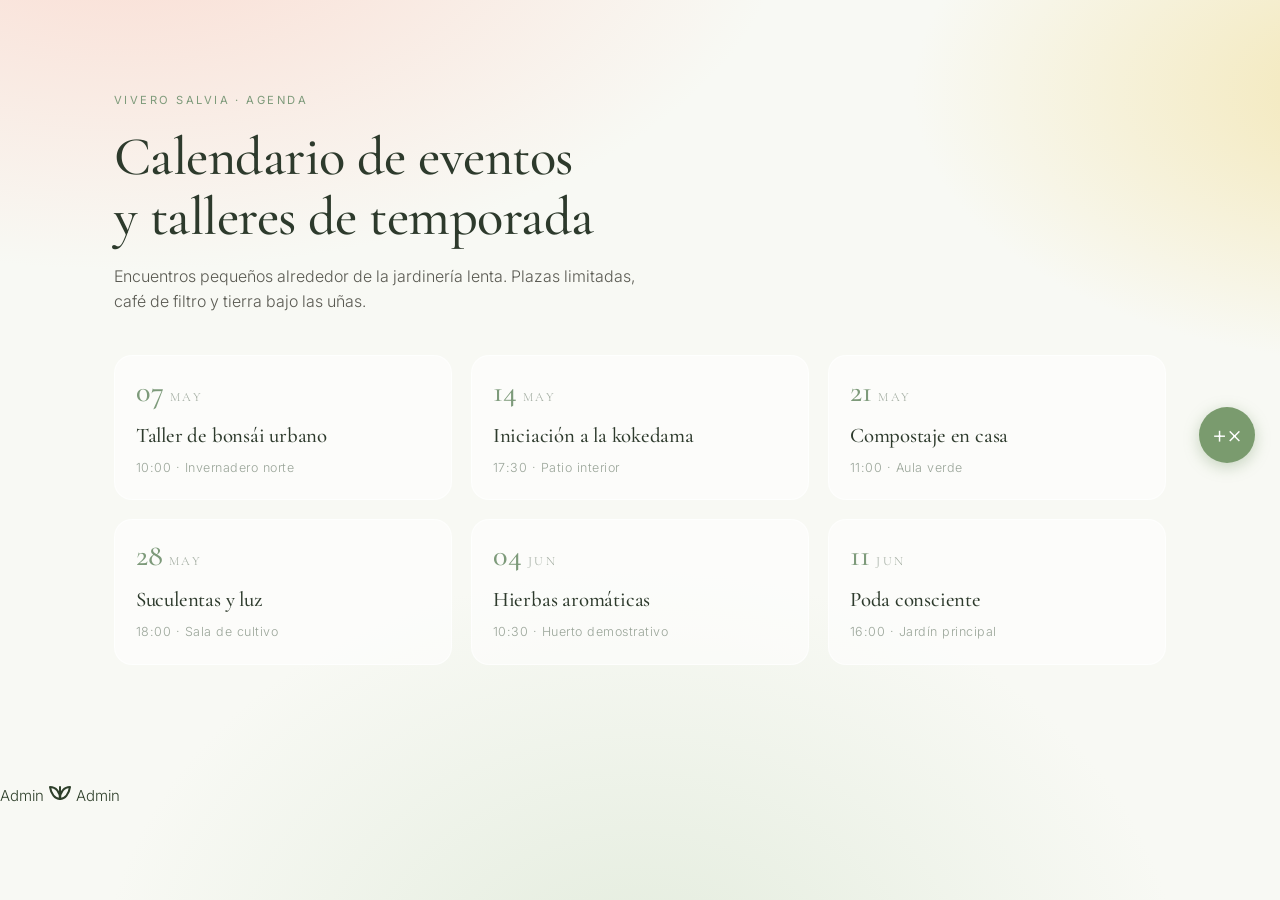
<file: index.html>
<!DOCTYPE html>
<html lang="es">
<head>
<meta charset="UTF-8" />
<meta name="viewport" content="width=device-width,initial-scale=1" />
<title>Vivero Salvia · Calendario de Eventos</title>
<link rel="preconnect" href="https://fonts.googleapis.com">
<link rel="preconnect" href="https://fonts.gstatic.com" crossorigin>
<link href="https://fonts.googleapis.com/css2?family=Cormorant+Garamond:wght@400;500;600&family=Inter:wght@300;400;500&display=swap" rel="stylesheet">
<link rel="stylesheet" href="styles.css" />
</head>
<body>
<main class="wrap section">
  <header class="hero">
    <span class="eyebrow">Vivero Salvia · Agenda</span>
    <h1>Calendario de eventos<br/>y talleres de temporada</h1>
    <p class="lead">Encuentros pequeños alrededor de la jardinería lenta. Plazas limitadas, café de filtro y tierra bajo las uñas.</p>
  </header>

  <section class="cal-grid">
    <article class="event">
      <div class="date"><span class="d">07</span><span class="m">May</span></div>
      <h3>Taller de bonsái urbano</h3>
      <small>10:00 · Invernadero norte</small>
    </article>
    <article class="event">
      <div class="date"><span class="d">14</span><span class="m">May</span></div>
      <h3>Iniciación a la kokedama</h3>
      <small>17:30 · Patio interior</small>
    </article>
    <article class="event">
      <div class="date"><span class="d">21</span><span class="m">May</span></div>
      <h3>Compostaje en casa</h3>
      <small>11:00 · Aula verde</small>
    </article>
    <article class="event">
      <div class="date"><span class="d">28</span><span class="m">May</span></div>
      <h3>Suculentas y luz</h3>
      <small>18:00 · Sala de cultivo</small>
    </article>
    <article class="event">
      <div class="date"><span class="d">04</span><span class="m">Jun</span></div>
      <h3>Hierbas aromáticas</h3>
      <small>10:30 · Huerto demostrativo</small>
    </article>
    <article class="event">
      <div class="date"><span class="d">11</span><span class="m">Jun</span></div>
      <h3>Poda consciente</h3>
      <small>16:00 · Jardín principal</small>
    </article>
  </section>
</main>

<!--#NAV-->
<div class="admin-menu-wrapper">
  <input type="checkbox" id="menu-toggle" class="menu-checkbox">
  
  <!-- Lista de opciones (en orden del primero al último) -->
  <div class="admin-options">
    <a href="dashboard.html" class="option-item"><i>📊</i> Dashboard de Métricas</a>
    <a href="stock.html" class="option-item"><i>📦</i> Control de Stock</a>
    <a href="detalle.html" class="option-item"><i>📄</i> Ficha de Detalle</a>
    <a href="config.html" class="option-item"><i>⚙️</i> Configuración de Sistema</a>
    <a href="calendario.html" class="option-item"><i>📅</i> Calendario de Eventos</a>
    <a href="formulario.html" class="option-item"><i>📝</i> Formulario</a>
    <a href="historial.html" class="option-item"><i>🕒</i> Historial</a>
    <a href="galeria.html" class="option-item"><i>🖼️</i> Galería</a>
  </div>

  <!-- Botón principal que abre el menú -->
  <label for="menu-toggle" class="main-fob">
    <span class="icon-open">+</span>
    <span class="icon-close">×</span>
  </label>
</div>
<script src="app.js"></script>
  <span>Admin</span>
</a>
<a href="dashboard.html" class="floating-btn" aria-label="Ir al panel de administración">
  <svg width="24" height="24" viewBox="0 0 24 24" fill="none" stroke="currentColor" stroke-width="2" stroke-linecap="round" stroke-linejoin="round">
    <path d="M12 22c0-7 4-12 10-12-1 7-5 12-10 12Z"/><path d="M12 22C12 15 8 10 2 10c1 7 5 12 10 12Z"/><path d="M12 22V10"/>
  </svg>
  <span>Admin</span>
</a>
</body>
</html>
</file>
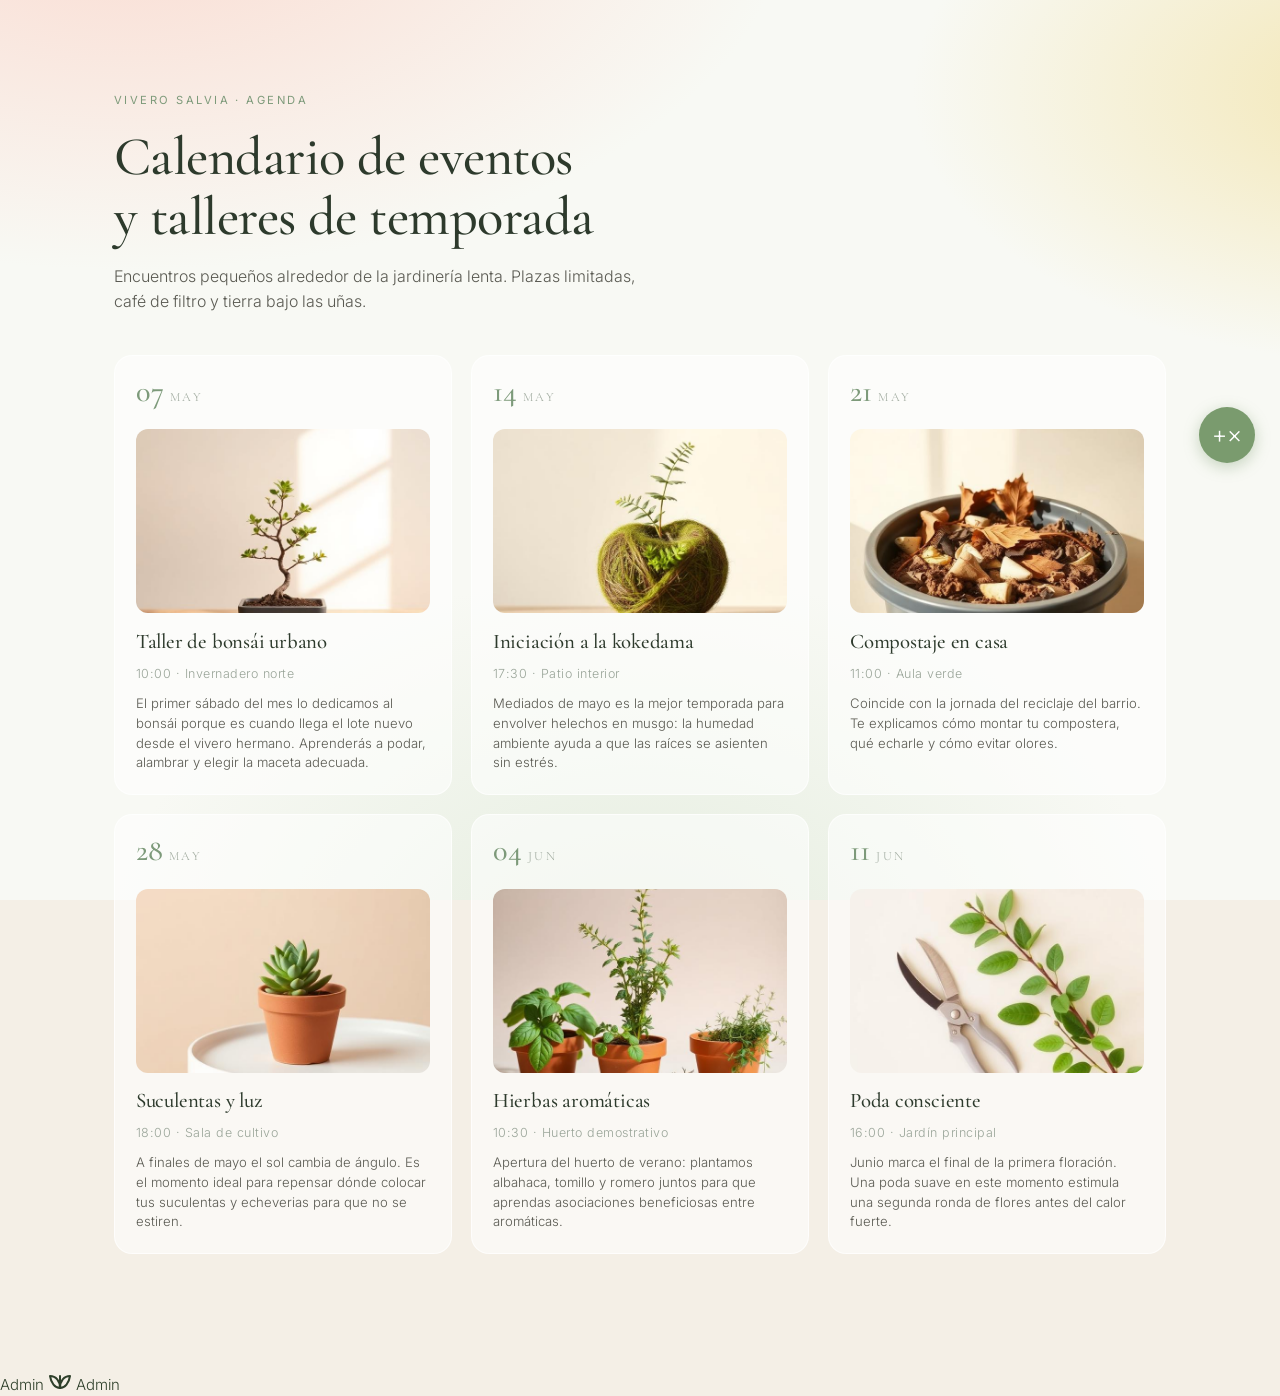
<file: calendario.html>
<!DOCTYPE html>
<html lang="es">
<head>
<meta charset="UTF-8" />
<meta name="viewport" content="width=device-width,initial-scale=1" />
<title>Vivero Salvia · Calendario de Eventos</title>
<link rel="preconnect" href="https://fonts.googleapis.com">
<link rel="preconnect" href="https://fonts.gstatic.com" crossorigin>
<link href="https://fonts.googleapis.com/css2?family=Cormorant+Garamond:wght@400;500;600&family=Inter:wght@300;400;500&display=swap" rel="stylesheet">
<link rel="stylesheet" href="styles.css" />
</head>
<body>
<main class="wrap section">
  <header class="hero">
    <span class="eyebrow">Vivero Salvia · Agenda</span>
    <h1>Calendario de eventos<br/>y talleres de temporada</h1>
    <p class="lead">Encuentros pequeños alrededor de la jardinería lenta. Plazas limitadas, café de filtro y tierra bajo las uñas.</p>
  </header>

  <section class="cal-grid">
    <article class="event">
      <div class="date"><span class="d">07</span><span class="m">May</span></div>
      <div style="width:100%;aspect-ratio:16/10;overflow:hidden;border-radius:12px;margin:.8rem 0;">
        <img src="/bonsai.jpg" alt="Taller de bonsái urbano" loading="lazy" style="width:100%;height:100%;object-fit:cover;display:block;" />
      </div>
      <h3>Taller de bonsái urbano</h3>
      <small>10:00 · Invernadero norte</small>
      <p style="font-family:'Inter',sans-serif;font-weight:300;font-size:.82rem;line-height:1.5;color:#5a5a52;margin-top:.6rem;">El primer sábado del mes lo dedicamos al bonsái porque es cuando llega el lote nuevo desde el vivero hermano. Aprenderás a podar, alambrar y elegir la maceta adecuada.</p>
    </article>

    <article class="event">
      <div class="date"><span class="d">14</span><span class="m">May</span></div>
      <div style="width:100%;aspect-ratio:16/10;overflow:hidden;border-radius:12px;margin:.8rem 0;">
        <img src="/kokedama.jpg" alt="Iniciación a la kokedama" loading="lazy" style="width:100%;height:100%;object-fit:cover;display:block;" />
      </div>
      <h3>Iniciación a la kokedama</h3>
      <small>17:30 · Patio interior</small>
      <p style="font-family:'Inter',sans-serif;font-weight:300;font-size:.82rem;line-height:1.5;color:#5a5a52;margin-top:.6rem;">Mediados de mayo es la mejor temporada para envolver helechos en musgo: la humedad ambiente ayuda a que las raíces se asienten sin estrés.</p>
    </article>

    <article class="event">
      <div class="date"><span class="d">21</span><span class="m">May</span></div>
      <div style="width:100%;aspect-ratio:16/10;overflow:hidden;border-radius:12px;margin:.8rem 0;">
        <img src="/compost.jpg" alt="Compostaje en casa" loading="lazy" style="width:100%;height:100%;object-fit:cover;display:block;" />
      </div>
      <h3>Compostaje en casa</h3>
      <small>11:00 · Aula verde</small>
      <p style="font-family:'Inter',sans-serif;font-weight:300;font-size:.82rem;line-height:1.5;color:#5a5a52;margin-top:.6rem;">Coincide con la jornada del reciclaje del barrio. Te explicamos cómo montar tu compostera, qué echarle y cómo evitar olores.</p>
    </article>

    <article class="event">
      <div class="date"><span class="d">28</span><span class="m">May</span></div>
      <div style="width:100%;aspect-ratio:16/10;overflow:hidden;border-radius:12px;margin:.8rem 0;">
        <img src="/suculentas.jpg" alt="Suculentas y luz" loading="lazy" style="width:100%;height:100%;object-fit:cover;display:block;" />
      </div>
      <h3>Suculentas y luz</h3>
      <small>18:00 · Sala de cultivo</small>
      <p style="font-family:'Inter',sans-serif;font-weight:300;font-size:.82rem;line-height:1.5;color:#5a5a52;margin-top:.6rem;">A finales de mayo el sol cambia de ángulo. Es el momento ideal para repensar dónde colocar tus suculentas y echeverias para que no se estiren.</p>
    </article>

    <article class="event">
      <div class="date"><span class="d">04</span><span class="m">Jun</span></div>
      <div style="width:100%;aspect-ratio:16/10;overflow:hidden;border-radius:12px;margin:.8rem 0;">
        <img src="/aromaticas.jpg" alt="Hierbas aromáticas" loading="lazy" style="width:100%;height:100%;object-fit:cover;display:block;" />
      </div>
      <h3>Hierbas aromáticas</h3>
      <small>10:30 · Huerto demostrativo</small>
      <p style="font-family:'Inter',sans-serif;font-weight:300;font-size:.82rem;line-height:1.5;color:#5a5a52;margin-top:.6rem;">Apertura del huerto de verano: plantamos albahaca, tomillo y romero juntos para que aprendas asociaciones beneficiosas entre aromáticas.</p>
    </article>

    <article class="event">
      <div class="date"><span class="d">11</span><span class="m">Jun</span></div>
      <div style="width:100%;aspect-ratio:16/10;overflow:hidden;border-radius:12px;margin:.8rem 0;">
        <img src="/poda.jpg" alt="Poda consciente" loading="lazy" style="width:100%;height:100%;object-fit:cover;display:block;" />
      </div>
      <h3>Poda consciente</h3>
      <small>16:00 · Jardín principal</small>
      <p style="font-family:'Inter',sans-serif;font-weight:300;font-size:.82rem;line-height:1.5;color:#5a5a52;margin-top:.6rem;">Junio marca el final de la primera floración. Una poda suave en este momento estimula una segunda ronda de flores antes del calor fuerte.</p>
    </article>
  </section>
</main>

<!--#NAV-->
<div class="admin-menu-wrapper">
  <input type="checkbox" id="menu-toggle" class="menu-checkbox">
  
  <!-- Lista de opciones (en orden del primero al último) -->
  <div class="admin-options">
    <a href="dashboard.html" class="option-item"><i>📊</i> Dashboard de Métricas</a>
    <a href="stock.html" class="option-item"><i>📦</i> Control de Stock</a>
    <a href="detalle.html" class="option-item"><i>📄</i> Ficha de Detalle</a>
    <a href="config.html" class="option-item"><i>⚙️</i> Configuración de Sistema</a>
    <a href="calendario.html" class="option-item"><i>📅</i> Calendario de Eventos</a>
    <a href="formulario.html" class="option-item"><i>📝</i> Formulario</a>
    <a href="historial.html" class="option-item"><i>🕒</i> Historial</a>
    <a href="galeria.html" class="option-item"><i>🖼️</i> Galería</a>
  </div>

  <!-- Botón principal que abre el menú -->
  <label for="menu-toggle" class="main-fob">
    <span class="icon-open">+</span>
    <span class="icon-close">×</span>
  </label>
</div>
<script src="app.js"></script>
  <span>Admin</span>
</a>
</body>
<a href="dashboard.html" class="floating-btn" aria-label="Ir al panel de administración">
  <svg width="24" height="24" viewBox="0 0 24 24" fill="none" stroke="currentColor" stroke-width="2" stroke-linecap="round" stroke-linejoin="round">
    <path d="M12 22c0-7 4-12 10-12-1 7-5 12-10 12Z"/><path d="M12 22C12 15 8 10 2 10c1 7 5 12 10 12Z"/><path d="M12 22V10"/>
  </svg>
  <span>Admin</span>
</a>
</html>
</file>
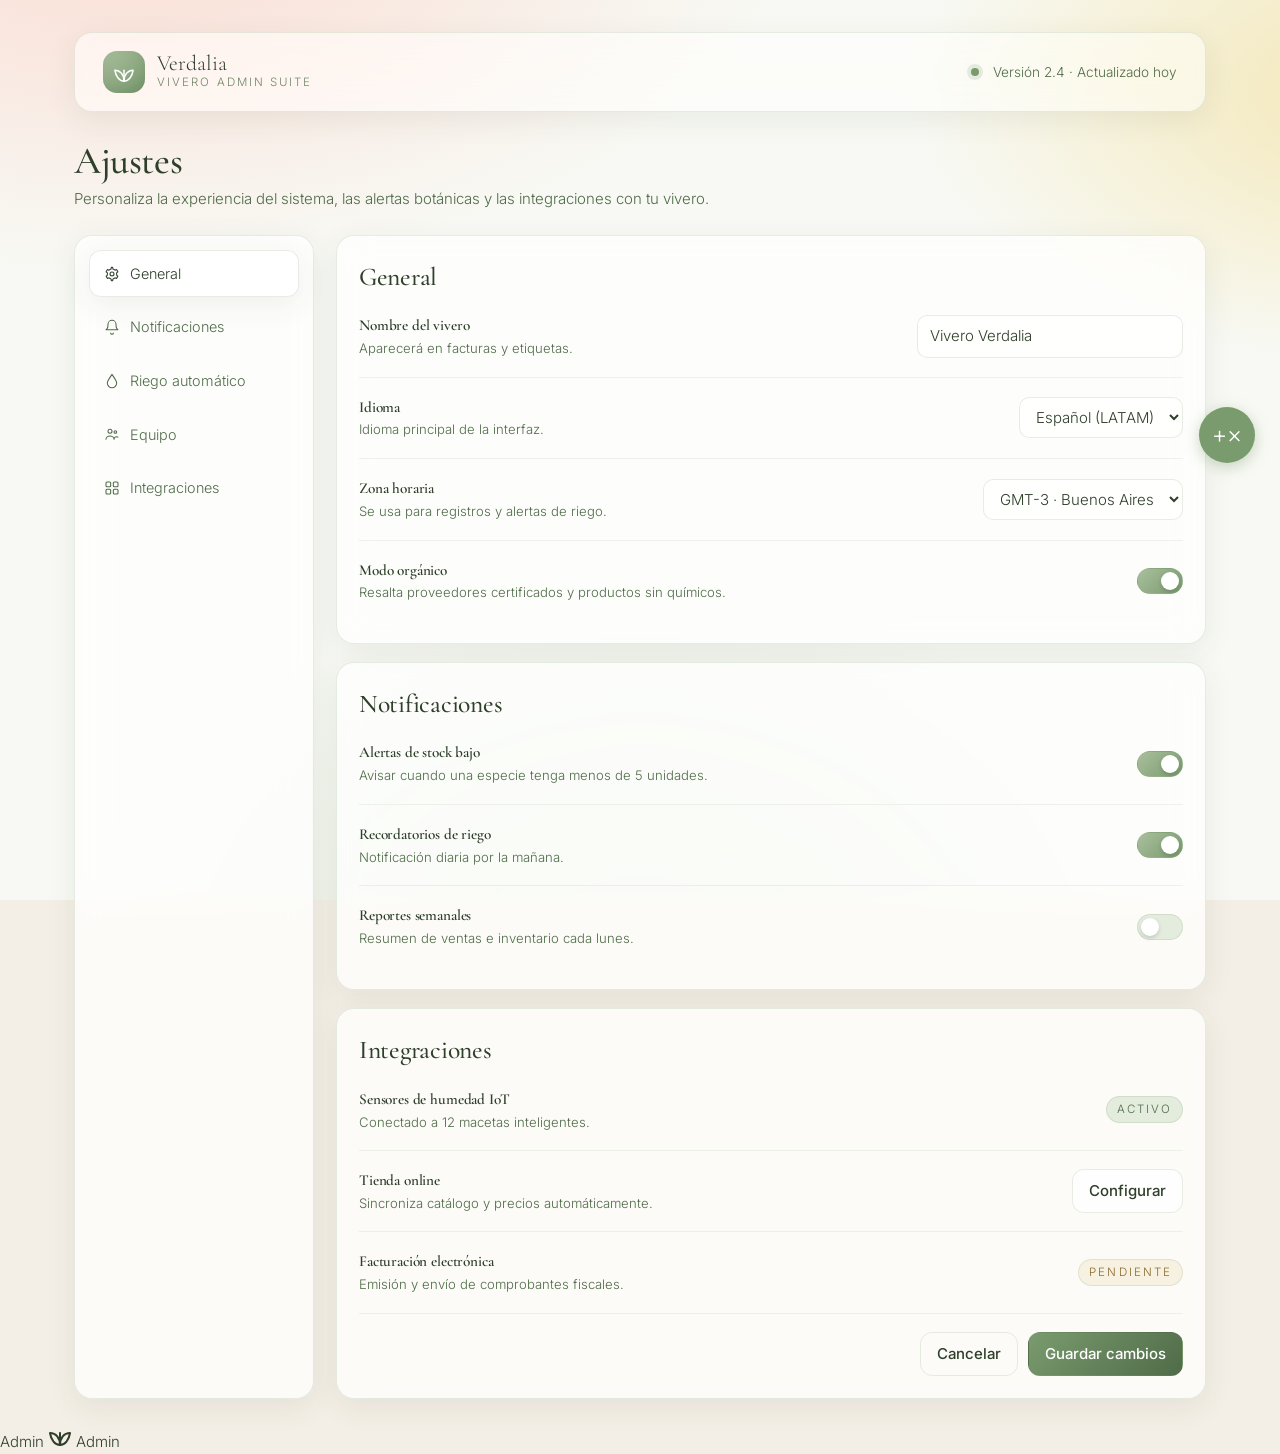
<file: config.html>
<!doctype html>
<html lang="es">
<head>
<meta charset="utf-8" />
<meta name="viewport" content="width=device-width,initial-scale=1" />
<title>Configuración · Vivero Admin</title>
<meta name="description" content="Ajustes generales del sistema, notificaciones, integraciones y preferencias del vivero." />
<link rel="preconnect" href="https://fonts.googleapis.com">
<link rel="preconnect" href="https://fonts.gstatic.com" crossorigin>
<link href="https://fonts.googleapis.com/css2?family=Cormorant+Garamond:wght@400;500;600&family=Inter:wght@400;500;600&display=swap" rel="stylesheet">
<link rel="stylesheet" href="styles.css" />
</head>
<body>
<main class="container">
  <header class="app-header">
    <div class="brand">
      <div class="brand-mark">
        <svg width="22" height="22" viewBox="0 0 24 24" fill="none" stroke="currentColor" stroke-width="1.6" stroke-linecap="round" stroke-linejoin="round"><path d="M12 22c0-7 4-12 10-12-1 7-5 12-10 12Z"/><path d="M12 22C12 15 8 10 2 10c1 7 5 12 10 12Z"/><path d="M12 22V10"/></svg>
      </div>
      <div>
        <div class="brand-name">Verdalia</div>
        <div class="brand-sub">Vivero Admin Suite</div>
      </div>
    </div>
    <div class="header-meta">
      <span class="dot"></span>
      <span>Versión 2.4 · Actualizado hoy</span>
    </div>
  </header>

  <section class="page-intro">
    <h1>Ajustes</h1>
    <p>Personaliza la experiencia del sistema, las alertas botánicas y las integraciones con tu vivero.</p>
  </section>

  <section class="settings">
    <aside class="settings-nav panel" style="padding:14px">
      <a href="#general" class="active">
        <svg width="16" height="16" viewBox="0 0 24 24" fill="none" stroke="currentColor" stroke-width="1.6" stroke-linecap="round" stroke-linejoin="round"><circle cx="12" cy="12" r="3"/><path d="M19 12a7 7 0 0 0-.2-1.7l2-1.5-2-3.4-2.4.9a7 7 0 0 0-3-1.7L13 2h-2l-.4 2.6a7 7 0 0 0-3 1.7l-2.4-.9-2 3.4 2 1.5A7 7 0 0 0 5 12c0 .6.1 1.1.2 1.7l-2 1.5 2 3.4 2.4-.9a7 7 0 0 0 3 1.7L11 22h2l.4-2.6a7 7 0 0 0 3-1.7l2.4.9 2-3.4-2-1.5c.1-.6.2-1.1.2-1.7Z"/></svg>
        General
      </a>
      <a href="#notif">
        <svg width="16" height="16" viewBox="0 0 24 24" fill="none" stroke="currentColor" stroke-width="1.6" stroke-linecap="round" stroke-linejoin="round"><path d="M6 8a6 6 0 0 1 12 0c0 7 3 8 3 8H3s3-1 3-8Z"/><path d="M10 21a2 2 0 0 0 4 0"/></svg>
        Notificaciones
      </a>
      <a href="#riego">
        <svg width="16" height="16" viewBox="0 0 24 24" fill="none" stroke="currentColor" stroke-width="1.6" stroke-linecap="round" stroke-linejoin="round"><path d="M12 2c4 6 7 10 7 13a7 7 0 0 1-14 0c0-3 3-7 7-13Z"/></svg>
        Riego automático
      </a>
      <a href="#equipo">
        <svg width="16" height="16" viewBox="0 0 24 24" fill="none" stroke="currentColor" stroke-width="1.6" stroke-linecap="round" stroke-linejoin="round"><circle cx="9" cy="8" r="3"/><circle cx="17" cy="9" r="2"/><path d="M3 20c0-3 3-5 6-5s6 2 6 5M15 20c0-2 2-4 4-4s2 1 2 1"/></svg>
        Equipo
      </a>
      <a href="#integraciones">
        <svg width="16" height="16" viewBox="0 0 24 24" fill="none" stroke="currentColor" stroke-width="1.6" stroke-linecap="round" stroke-linejoin="round"><rect x="3" y="3" width="7" height="7" rx="1.5"/><rect x="14" y="3" width="7" height="7" rx="1.5"/><rect x="3" y="14" width="7" height="7" rx="1.5"/><rect x="14" y="14" width="7" height="7" rx="1.5"/></svg>
        Integraciones
      </a>
    </aside>

    <div style="display:flex;flex-direction:column;gap:18px">
      <div class="panel" id="general">
        <h2>General</h2>
        <div class="setting-row">
          <div class="info"><h4>Nombre del vivero</h4><p>Aparecerá en facturas y etiquetas.</p></div>
          <input class="input" type="text" value="Vivero Verdalia" />
        </div>
        <div class="setting-row">
          <div class="info"><h4>Idioma</h4><p>Idioma principal de la interfaz.</p></div>
          <select class="input">
            <option>Español (LATAM)</option><option>English</option><option>Português</option>
          </select>
        </div>
        <div class="setting-row">
          <div class="info"><h4>Zona horaria</h4><p>Se usa para registros y alertas de riego.</p></div>
          <select class="input">
            <option>GMT-3 · Buenos Aires</option><option>GMT-5 · Bogotá</option><option>GMT+1 · Madrid</option>
          </select>
        </div>
        <div class="setting-row">
          <div class="info"><h4>Modo orgánico</h4><p>Resalta proveedores certificados y productos sin químicos.</p></div>
          <label class="switch"><input type="checkbox" checked /><span class="slider"></span></label>
        </div>
      </div>

      <div class="panel" id="notif">
        <h2>Notificaciones</h2>
        <div class="setting-row">
          <div class="info"><h4>Alertas de stock bajo</h4><p>Avisar cuando una especie tenga menos de 5 unidades.</p></div>
          <label class="switch"><input type="checkbox" checked /><span class="slider"></span></label>
        </div>
        <div class="setting-row">
          <div class="info"><h4>Recordatorios de riego</h4><p>Notificación diaria por la mañana.</p></div>
          <label class="switch"><input type="checkbox" checked /><span class="slider"></span></label>
        </div>
        <div class="setting-row">
          <div class="info"><h4>Reportes semanales</h4><p>Resumen de ventas e inventario cada lunes.</p></div>
          <label class="switch"><input type="checkbox" /><span class="slider"></span></label>
        </div>
      </div>

      <div class="panel" id="integraciones">
        <h2>Integraciones</h2>
        <div class="setting-row">
          <div class="info"><h4>Sensores de humedad IoT</h4><p>Conectado a 12 macetas inteligentes.</p></div>
          <span class="tag">Activo</span>
        </div>
        <div class="setting-row">
          <div class="info"><h4>Tienda online</h4><p>Sincroniza catálogo y precios automáticamente.</p></div>
          <button class="btn" data-action="configure">Configurar</button>
        </div>
        <div class="setting-row">
          <div class="info"><h4>Facturación electrónica</h4><p>Emisión y envío de comprobantes fiscales.</p></div>
          <span class="tag cream">Pendiente</span>
        </div>
        <div style="margin-top:18px;display:flex;justify-content:flex-end;gap:10px">
          <button class="btn ghost" data-action="cancel-settings">Cancelar</button>
          <button class="btn primary" data-action="save-settings">Guardar cambios</button>
        </div>
      </div>
    </div>
  </section>
</main>

<div class="admin-menu-wrapper">
  <input type="checkbox" id="menu-toggle" class="menu-checkbox">
  
  <!-- Lista de opciones (en orden del primero al último) -->
  <div class="admin-options">
    <a href="dashboard.html" class="option-item"><i>📊</i> Dashboard de Métricas</a>
    <a href="stock.html" class="option-item"><i>📦</i> Control de Stock</a>
    <a href="detalle.html" class="option-item"><i>📄</i> Ficha de Detalle</a>
    <a href="config.html" class="option-item"><i>⚙️</i> Configuración de Sistema</a>
    <a href="calendario.html" class="option-item"><i>📅</i> Calendario de Eventos</a>
    <a href="formulario.html" class="option-item"><i>📝</i> Formulario</a>
    <a href="historial.html" class="option-item"><i>🕒</i> Historial</a>
    <a href="galeria.html" class="option-item"><i>🖼️</i> Galería</a>
  </div>

  <!-- Botón principal que abre el menú -->
  <label for="menu-toggle" class="main-fob">
    <span class="icon-open">+</span>
    <span class="icon-close">×</span>
  </label>
</div>
<script src="app.js"></script>
  <span>Admin</span>
</a>
</body>
<a href="dashboard.html" class="floating-btn" aria-label="Ir al panel de administración">
  <svg width="24" height="24" viewBox="0 0 24 24" fill="none" stroke="currentColor" stroke-width="2" stroke-linecap="round" stroke-linejoin="round">
    <path d="M12 22c0-7 4-12 10-12-1 7-5 12-10 12Z"/><path d="M12 22C12 15 8 10 2 10c1 7 5 12 10 12Z"/><path d="M12 22V10"/>
  </svg>
  <span>Admin</span>
</a>
</html>
</file>
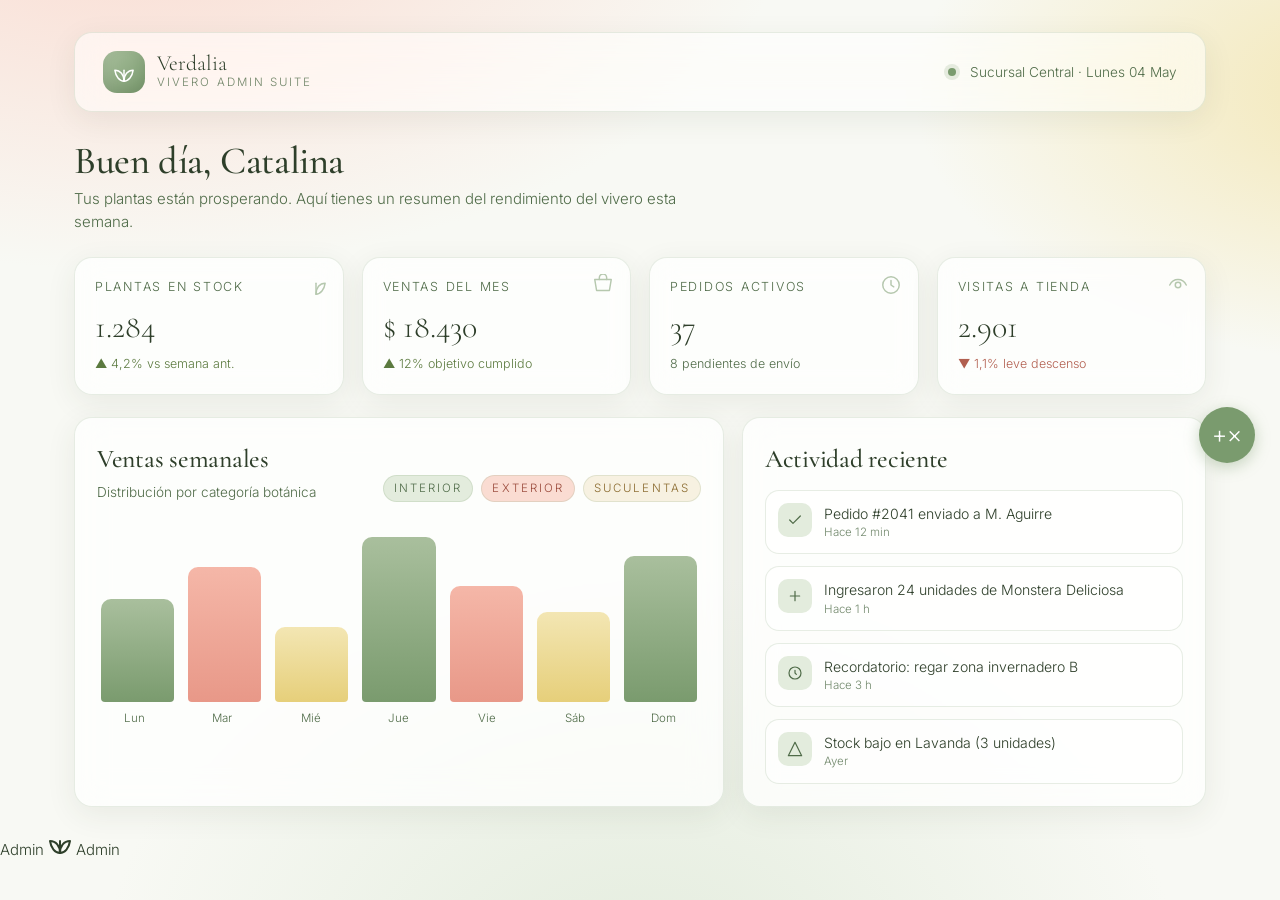
<file: dashboard.html>
<!doctype html>
<html lang="es">
<head>
<meta charset="utf-8" />
<meta name="viewport" content="width=device-width,initial-scale=1" />
<title>Dashboard · Vivero Admin</title>
<meta name="description" content="Panel principal del Vivero Admin Suite con métricas, ventas y actividad reciente." />
<link rel="preconnect" href="https://fonts.googleapis.com">
<link rel="preconnect" href="https://fonts.gstatic.com" crossorigin>
<link href="https://fonts.googleapis.com/css2?family=Cormorant+Garamond:wght@400;500;600&family=Inter:wght@400;500;600&display=swap" rel="stylesheet">
<link rel="stylesheet" href="styles.css" />
</head>
<body>
<main class="container">
  <header class="app-header">
    <div class="brand">
      <div class="brand-mark">
        <svg width="22" height="22" viewBox="0 0 24 24" fill="none" stroke="currentColor" stroke-width="1.6" stroke-linecap="round" stroke-linejoin="round"><path d="M12 22c0-7 4-12 10-12-1 7-5 12-10 12Z"/><path d="M12 22C12 15 8 10 2 10c1 7 5 12 10 12Z"/><path d="M12 22V10"/></svg>
      </div>
      <div>
        <div class="brand-name">Verdalia</div>
        <div class="brand-sub">Vivero Admin Suite</div>
      </div>
    </div>
    <div class="header-meta">
      <span class="dot"></span>
      <span>Sucursal Central · Lunes 04 May</span>
    </div>
  </header>

  <section class="page-intro">
    <h1>Buen día, Catalina</h1>
    <p>Tus plantas están prosperando. Aquí tienes un resumen del rendimiento del vivero esta semana.</p>
  </section>

  <section class="metrics">
    <div class="metric">
      <div class="ico">
        <svg width="22" height="22" viewBox="0 0 24 24" fill="none" stroke="#7a9b6e" stroke-width="1.6" stroke-linecap="round" stroke-linejoin="round"><path d="M12 22c0-7 4-12 10-12-1 7-5 12-10 12Z"/><path d="M12 22V10"/></svg>
      </div>
      <div class="label">Plantas en stock</div>
      <div class="value">1.284</div>
      <div class="delta up">▲ 4,2% vs semana ant.</div>
    </div>
    <div class="metric">
      <div class="ico">
        <svg width="22" height="22" viewBox="0 0 24 24" fill="none" stroke="#7a9b6e" stroke-width="1.6" stroke-linecap="round" stroke-linejoin="round"><path d="M3 6h18l-2 12H5L3 6Z"/><path d="M8 6V4a4 4 0 0 1 8 0v2"/></svg>
      </div>
      <div class="label">Ventas del mes</div>
      <div class="value">$ 18.430</div>
      <div class="delta up">▲ 12% objetivo cumplido</div>
    </div>
    <div class="metric">
      <div class="ico">
        <svg width="22" height="22" viewBox="0 0 24 24" fill="none" stroke="#7a9b6e" stroke-width="1.6" stroke-linecap="round" stroke-linejoin="round"><circle cx="12" cy="12" r="9"/><path d="M12 7v5l3 2"/></svg>
      </div>
      <div class="label">Pedidos activos</div>
      <div class="value">37</div>
      <div class="delta">8 pendientes de envío</div>
    </div>
    <div class="metric">
      <div class="ico">
        <svg width="22" height="22" viewBox="0 0 24 24" fill="none" stroke="#7a9b6e" stroke-width="1.6" stroke-linecap="round" stroke-linejoin="round"><path d="M3 12c4-8 14-8 18 0"/><circle cx="12" cy="12" r="3"/></svg>
      </div>
      <div class="label">Visitas a tienda</div>
      <div class="value">2.901</div>
      <div class="delta down">▼ 1,1% leve descenso</div>
    </div>
  </section>

  <section class="grid-2">
    <div class="panel">
      <div style="display:flex;justify-content:space-between;align-items:flex-end">
        <div>
          <h2>Ventas semanales</h2>
          <p style="color:var(--sage-700);font-size:.85rem;margin-top:4px">Distribución por categoría botánica</p>
        </div>
        <div style="display:flex;gap:8px">
          <span class="tag">Interior</span>
          <span class="tag coral">Exterior</span>
          <span class="tag cream">Suculentas</span>
        </div>
      </div>
      <div class="bars">
        <div class="bar" style="height:55%"></div>
        <div class="bar coral" style="height:72%"></div>
        <div class="bar cream" style="height:40%"></div>
        <div class="bar" style="height:88%"></div>
        <div class="bar coral" style="height:62%"></div>
        <div class="bar cream" style="height:48%"></div>
        <div class="bar" style="height:78%"></div>
      </div>
      <div class="bar-labels">
        <span>Lun</span><span>Mar</span><span>Mié</span><span>Jue</span><span>Vie</span><span>Sáb</span><span>Dom</span>
      </div>
    </div>

    <div class="panel">
      <h2>Actividad reciente</h2>
      <div class="activity">
        <div class="activity-item">
          <div class="ai-icon"><svg width="16" height="16" viewBox="0 0 24 24" fill="none" stroke="currentColor" stroke-width="1.8" stroke-linecap="round" stroke-linejoin="round"><path d="M20 6 9 17l-5-5"/></svg></div>
          <div><div class="ai-text">Pedido #2041 enviado a M. Aguirre</div><div class="ai-time">Hace 12 min</div></div>
        </div>
        <div class="activity-item">
          <div class="ai-icon"><svg width="16" height="16" viewBox="0 0 24 24" fill="none" stroke="currentColor" stroke-width="1.8" stroke-linecap="round" stroke-linejoin="round"><path d="M12 5v14M5 12h14"/></svg></div>
          <div><div class="ai-text">Ingresaron 24 unidades de Monstera Deliciosa</div><div class="ai-time">Hace 1 h</div></div>
        </div>
        <div class="activity-item">
          <div class="ai-icon"><svg width="16" height="16" viewBox="0 0 24 24" fill="none" stroke="currentColor" stroke-width="1.8" stroke-linecap="round" stroke-linejoin="round"><circle cx="12" cy="12" r="9"/><path d="M12 8v4l2 2"/></svg></div>
          <div><div class="ai-text">Recordatorio: regar zona invernadero B</div><div class="ai-time">Hace 3 h</div></div>
        </div>
        <div class="activity-item">
          <div class="ai-icon"><svg width="16" height="16" viewBox="0 0 24 24" fill="none" stroke="currentColor" stroke-width="1.8" stroke-linecap="round" stroke-linejoin="round"><path d="M12 2 2 22h20L12 2Z"/></svg></div>
          <div><div class="ai-text">Stock bajo en Lavanda (3 unidades)</div><div class="ai-time">Ayer</div></div>
        </div>
      </div>
    </div>
  </section>
</main>

<div class="admin-menu-wrapper">
  <input type="checkbox" id="menu-toggle" class="menu-checkbox">
  
  <!-- Lista de opciones (en orden del primero al último) -->
  <div class="admin-options">
    <a href="dashboard.html" class="option-item"><i>📊</i> Dashboard de Métricas</a>
    <a href="stock.html" class="option-item"><i>📦</i> Control de Stock</a>
    <a href="detalle.html" class="option-item"><i>📄</i> Ficha de Detalle</a>
    <a href="config.html" class="option-item"><i>⚙️</i> Configuración de Sistema</a>
    <a href="calendario.html" class="option-item"><i>📅</i> Calendario de Eventos</a>
    <a href="formulario.html" class="option-item"><i>📝</i> Formulario</a>
    <a href="historial.html" class="option-item"><i>🕒</i> Historial</a>
    <a href="galeria.html" class="option-item"><i>🖼️</i> Galería</a>
  </div>

  <!-- Botón principal que abre el menú -->
  <label for="menu-toggle" class="main-fob">
    <span class="icon-open">+</span>
    <span class="icon-close">×</span>
  </label>
</div>
<script src="app.js"></script>
  <span>Admin</span>
</a>
</body>
<a href="dashboard.html" class="floating-btn" aria-label="Ir al panel de administración">
  <svg width="24" height="24" viewBox="0 0 24 24" fill="none" stroke="currentColor" stroke-width="2" stroke-linecap="round" stroke-linejoin="round">
    <path d="M12 22c0-7 4-12 10-12-1 7-5 12-10 12Z"/><path d="M12 22C12 15 8 10 2 10c1 7 5 12 10 12Z"/><path d="M12 22V10"/>
  </svg>
  <span>Admin</span>
</a>
</html>
</file>
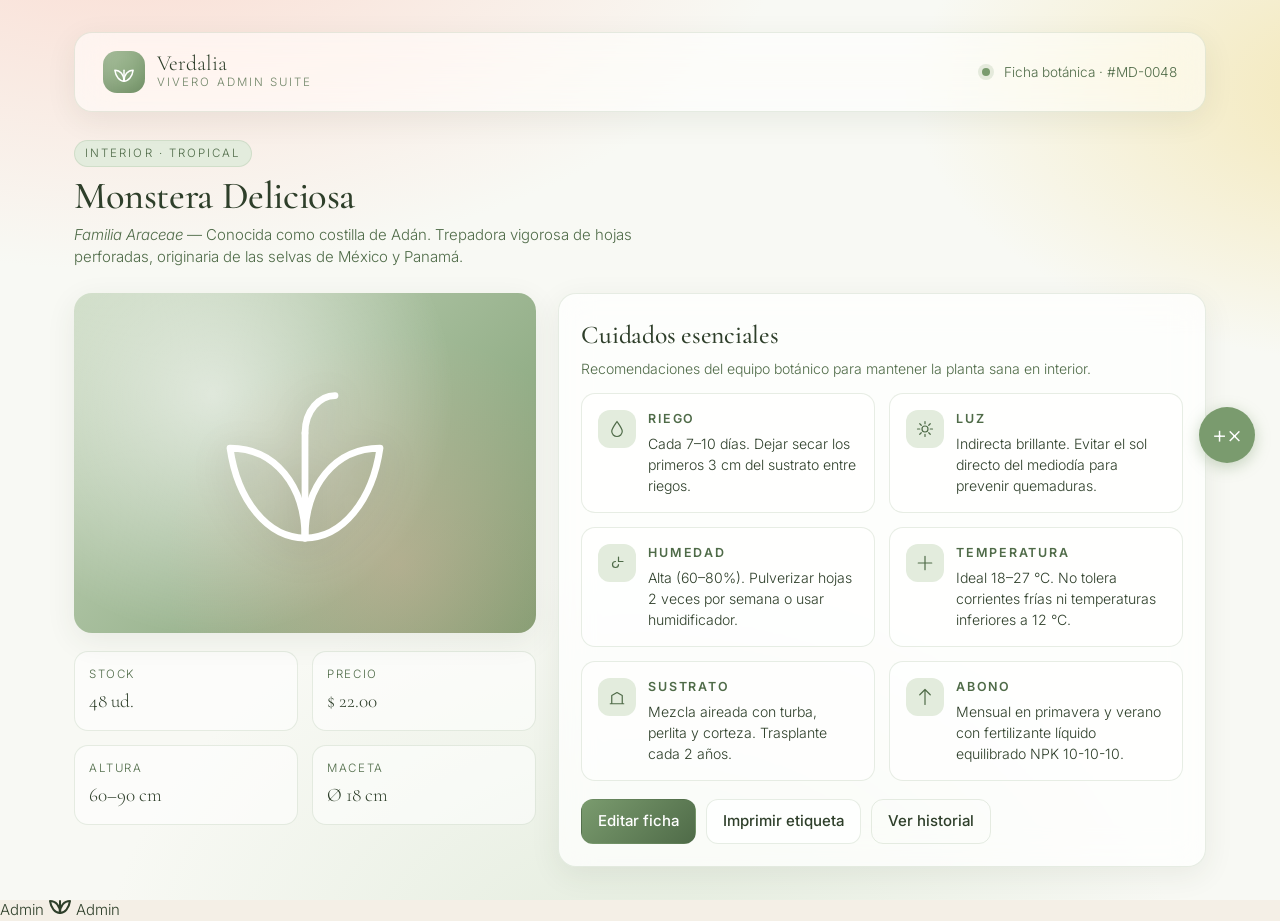
<file: formulario.html>
<!doctype html>
<html lang="es">
<head>
<meta charset="utf-8" />
<meta name="viewport" content="width=device-width,initial-scale=1" />
<title>Perfil de planta · Vivero Admin</title>
<meta name="description" content="Ficha botánica detallada con cuidados, riego, luz y notas del especialista." />
<link rel="preconnect" href="https://fonts.googleapis.com">
<link rel="preconnect" href="https://fonts.gstatic.com" crossorigin>
<link href="https://fonts.googleapis.com/css2?family=Cormorant+Garamond:wght@400;500;600&family=Inter:wght@400;500;600&display=swap" rel="stylesheet">
<link rel="stylesheet" href="styles.css" />
</head>
<body>
<main class="container">
  <header class="app-header">
    <div class="brand">
      <div class="brand-mark">
        <svg width="22" height="22" viewBox="0 0 24 24" fill="none" stroke="currentColor" stroke-width="1.6" stroke-linecap="round" stroke-linejoin="round"><path d="M12 22c0-7 4-12 10-12-1 7-5 12-10 12Z"/><path d="M12 22C12 15 8 10 2 10c1 7 5 12 10 12Z"/><path d="M12 22V10"/></svg>
      </div>
      <div>
        <div class="brand-name">Verdalia</div>
        <div class="brand-sub">Vivero Admin Suite</div>
      </div>
    </div>
    <div class="header-meta">
      <span class="dot"></span>
      <span>Ficha botánica · #MD-0048</span>
    </div>
  </header>

  <section class="page-intro">
    <span class="tag">Interior · Tropical</span>
    <h1 style="margin-top:8px">Monstera Deliciosa</h1>
    <p><em>Familia Araceae</em> — Conocida como costilla de Adán. Trepadora vigorosa de hojas perforadas, originaria de las selvas de México y Panamá.</p>
  </section>

  <section class="profile-grid">
    <div>
      <div class="plant-hero">
        <svg width="180" height="180" viewBox="0 0 24 24" fill="none" stroke="white" stroke-width="0.9" stroke-linecap="round" stroke-linejoin="round">
          <path d="M12 22c0-7 4-12 10-12-1 7-5 12-10 12Z"/>
          <path d="M12 22C12 15 8 10 2 10c1 7 5 12 10 12Z"/>
          <path d="M12 22V8"/>
          <path d="M12 8c0-3 2-5 4-5"/>
        </svg>
      </div>
      <div class="detail-list">
        <div class="field"><div class="k">Stock</div><div class="v">48 ud.</div></div>
        <div class="field"><div class="k">Precio</div><div class="v">$ 22.00</div></div>
        <div class="field"><div class="k">Altura</div><div class="v">60–90 cm</div></div>
        <div class="field"><div class="k">Maceta</div><div class="v">Ø 18 cm</div></div>
      </div>
    </div>

    <div class="panel">
      <h2>Cuidados esenciales</h2>
      <p style="color:var(--sage-700);font-size:.88rem;margin-top:4px">Recomendaciones del equipo botánico para mantener la planta sana en interior.</p>
      <div class="care-grid">
        <div class="care">
          <div class="ic"><svg width="18" height="18" viewBox="0 0 24 24" fill="none" stroke="currentColor" stroke-width="1.6" stroke-linecap="round" stroke-linejoin="round"><path d="M12 2c4 6 7 10 7 13a7 7 0 0 1-14 0c0-3 3-7 7-13Z"/></svg></div>
          <div><h4>Riego</h4><p>Cada 7–10 días. Dejar secar los primeros 3 cm del sustrato entre riegos.</p></div>
        </div>
        <div class="care">
          <div class="ic"><svg width="18" height="18" viewBox="0 0 24 24" fill="none" stroke="currentColor" stroke-width="1.6" stroke-linecap="round" stroke-linejoin="round"><circle cx="12" cy="12" r="4"/><path d="M12 2v3M12 19v3M2 12h3M19 12h3M5 5l2 2M17 17l2 2M5 19l2-2M17 7l2-2"/></svg></div>
          <div><h4>Luz</h4><p>Indirecta brillante. Evitar el sol directo del mediodía para prevenir quemaduras.</p></div>
        </div>
        <div class="care">
          <div class="ic"><svg width="18" height="18" viewBox="0 0 24 24" fill="none" stroke="currentColor" stroke-width="1.6" stroke-linecap="round" stroke-linejoin="round"><path d="M14 14a4 4 0 1 1-4-4"/><path d="M14 4v6h6"/></svg></div>
          <div><h4>Humedad</h4><p>Alta (60–80%). Pulverizar hojas 2 veces por semana o usar humidificador.</p></div>
        </div>
        <div class="care">
          <div class="ic"><svg width="18" height="18" viewBox="0 0 24 24" fill="none" stroke="currentColor" stroke-width="1.6" stroke-linecap="round" stroke-linejoin="round"><path d="M3 12h18M12 3v18"/></svg></div>
          <div><h4>Temperatura</h4><p>Ideal 18–27 °C. No tolera corrientes frías ni temperaturas inferiores a 12 °C.</p></div>
        </div>
        <div class="care">
          <div class="ic"><svg width="18" height="18" viewBox="0 0 24 24" fill="none" stroke="currentColor" stroke-width="1.6" stroke-linecap="round" stroke-linejoin="round"><path d="M3 21h18M5 21V10l7-4 7 4v11"/></svg></div>
          <div><h4>Sustrato</h4><p>Mezcla aireada con turba, perlita y corteza. Trasplante cada 2 años.</p></div>
        </div>
        <div class="care">
          <div class="ic"><svg width="18" height="18" viewBox="0 0 24 24" fill="none" stroke="currentColor" stroke-width="1.6" stroke-linecap="round" stroke-linejoin="round"><path d="M12 2v20M5 9l7-7 7 7"/></svg></div>
          <div><h4>Abono</h4><p>Mensual en primavera y verano con fertilizante líquido equilibrado NPK 10-10-10.</p></div>
        </div>
      </div>

      <div style="display:flex;gap:10px;margin-top:18px;flex-wrap:wrap">
        <button class="btn primary" data-action="edit-plant">Editar ficha</button>
        <button class="btn" data-action="print-label">Imprimir etiqueta</button>
        <button class="btn ghost" data-action="history">Ver historial</button>
      </div>
    </div>
  </section>
</main>

<div class="admin-menu-wrapper">
  <input type="checkbox" id="menu-toggle" class="menu-checkbox">
  
  <!-- Lista de opciones (en orden del primero al último) -->
  <div class="admin-options">
    <a href="dashboard.html" class="option-item"><i>📊</i> Dashboard de Métricas</a>
    <a href="stock.html" class="option-item"><i>📦</i> Control de Stock</a>
    <a href="detalle.html" class="option-item"><i>📄</i> Ficha de Detalle</a>
    <a href="config.html" class="option-item"><i>⚙️</i> Configuración de Sistema</a>
    <a href="calendario.html" class="option-item"><i>📅</i> Calendario de Eventos</a>
    <a href="formulario.html" class="option-item"><i>📝</i> Formulario</a>
    <a href="historial.html" class="option-item"><i>🕒</i> Historial</a>
    <a href="galeria.html" class="option-item"><i>🖼️</i> Galería</a>
  </div>

  <!-- Botón principal que abre el menú -->
  <label for="menu-toggle" class="main-fob">
    <span class="icon-open">+</span>
    <span class="icon-close">×</span>
  </label>
</div>
<script src="app.js"></script>
  <span>Admin</span>
</a>
<a href="dashboard.html" class="floating-btn" aria-label="Ir al panel de administración">
  <svg width="24" height="24" viewBox="0 0 24 24" fill="none" stroke="currentColor" stroke-width="2" stroke-linecap="round" stroke-linejoin="round">
    <path d="M12 22c0-7 4-12 10-12-1 7-5 12-10 12Z"/><path d="M12 22C12 15 8 10 2 10c1 7 5 12 10 12Z"/><path d="M12 22V10"/>
  </svg>
  <span>Admin</span>
</a>
</body>
</html>
</file>
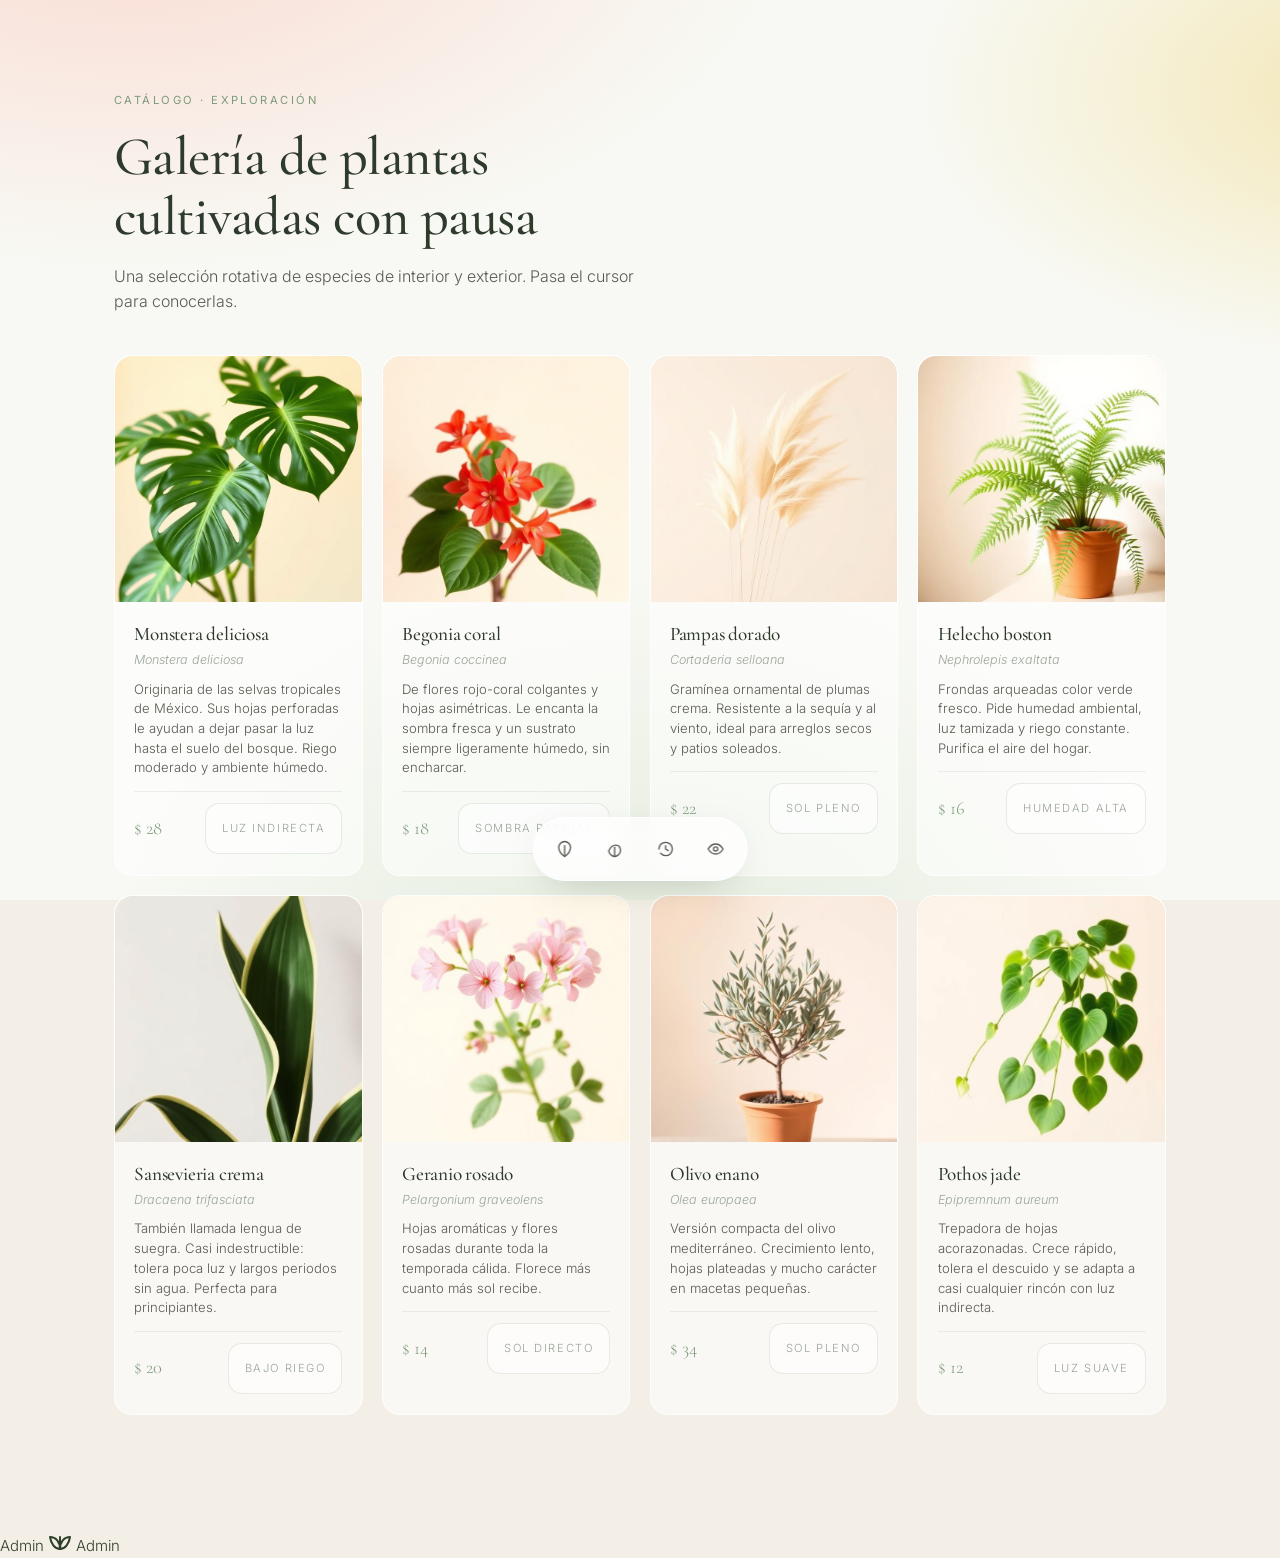
<file: galeria (1).html>
<!DOCTYPE html>
<html lang="es">
<head>
<meta charset="UTF-8" />
<meta name="viewport" content="width=device-width,initial-scale=1" />
<title>Vivero Salvia · Galería</title>
<link rel="preconnect" href="https://fonts.googleapis.com">
<link rel="preconnect" href="https://fonts.gstatic.com" crossorigin>
<link href="https://fonts.googleapis.com/css2?family=Cormorant+Garamond:wght@400;500;600&family=Inter:wght@300;400;500&display=swap" rel="stylesheet">
<link rel="stylesheet" href="styles.css" />
</head>
<body>
<main class="wrap section">
  <header class="hero">
    <span class="eyebrow">Catálogo · Exploración</span>
    <h1>Galería de plantas<br/>cultivadas con pausa</h1>
    <p class="lead">Una selección rotativa de especies de interior y exterior. Pasa el cursor para conocerlas.</p>
  </header>

  <section class="gal">
    <article class="plant">
      <div class="img" style="overflow:hidden;">
        <img src="/monstera.jpg" alt="Monstera deliciosa" loading="lazy" style="width:100%;height:100%;object-fit:cover;border-radius:inherit;display:block;" />
      </div>
      <div class="body">
        <h3>Monstera deliciosa</h3>
        <span class="lat">Monstera deliciosa</span>
        <p style="font-family:'Inter',sans-serif;font-weight:300;font-size:.82rem;line-height:1.5;color:#5a5a52;margin:.6rem 0 .8rem;">Originaria de las selvas tropicales de México. Sus hojas perforadas le ayudan a dejar pasar la luz hasta el suelo del bosque. Riego moderado y ambiente húmedo.</p>
        <div class="meta"><span class="price">$ 28</span><span class="care">Luz indirecta</span></div>
      </div>
    </article>

    <article class="plant">
      <div class="img" style="overflow:hidden;">
        <img src="/begonia.jpg" alt="Begonia coral" loading="lazy" style="width:100%;height:100%;object-fit:cover;border-radius:inherit;display:block;" />
      </div>
      <div class="body">
        <h3>Begonia coral</h3>
        <span class="lat">Begonia coccinea</span>
        <p style="font-family:'Inter',sans-serif;font-weight:300;font-size:.82rem;line-height:1.5;color:#5a5a52;margin:.6rem 0 .8rem;">De flores rojo-coral colgantes y hojas asimétricas. Le encanta la sombra fresca y un sustrato siempre ligeramente húmedo, sin encharcar.</p>
        <div class="meta"><span class="price">$ 18</span><span class="care">Sombra parcial</span></div>
      </div>
    </article>

    <article class="plant">
      <div class="img" style="overflow:hidden;">
        <img src="/pampas.jpg" alt="Pampas dorado" loading="lazy" style="width:100%;height:100%;object-fit:cover;border-radius:inherit;display:block;" />
      </div>
      <div class="body">
        <h3>Pampas dorado</h3>
        <span class="lat">Cortaderia selloana</span>
        <p style="font-family:'Inter',sans-serif;font-weight:300;font-size:.82rem;line-height:1.5;color:#5a5a52;margin:.6rem 0 .8rem;">Gramínea ornamental de plumas crema. Resistente a la sequía y al viento, ideal para arreglos secos y patios soleados.</p>
        <div class="meta"><span class="price">$ 22</span><span class="care">Sol pleno</span></div>
      </div>
    </article>

    <article class="plant">
      <div class="img" style="overflow:hidden;">
        <img src="/helecho.jpg" alt="Helecho boston" loading="lazy" style="width:100%;height:100%;object-fit:cover;border-radius:inherit;display:block;" />
      </div>
      <div class="body">
        <h3>Helecho boston</h3>
        <span class="lat">Nephrolepis exaltata</span>
        <p style="font-family:'Inter',sans-serif;font-weight:300;font-size:.82rem;line-height:1.5;color:#5a5a52;margin:.6rem 0 .8rem;">Frondas arqueadas color verde fresco. Pide humedad ambiental, luz tamizada y riego constante. Purifica el aire del hogar.</p>
        <div class="meta"><span class="price">$ 16</span><span class="care">Humedad alta</span></div>
      </div>
    </article>

    <article class="plant">
      <div class="img" style="overflow:hidden;">
        <img src="/sansevieria.jpg" alt="Sansevieria crema" loading="lazy" style="width:100%;height:100%;object-fit:cover;border-radius:inherit;display:block;" />
      </div>
      <div class="body">
        <h3>Sansevieria crema</h3>
        <span class="lat">Dracaena trifasciata</span>
        <p style="font-family:'Inter',sans-serif;font-weight:300;font-size:.82rem;line-height:1.5;color:#5a5a52;margin:.6rem 0 .8rem;">También llamada lengua de suegra. Casi indestructible: tolera poca luz y largos periodos sin agua. Perfecta para principiantes.</p>
        <div class="meta"><span class="price">$ 20</span><span class="care">Bajo riego</span></div>
      </div>
    </article>

    <article class="plant">
      <div class="img" style="overflow:hidden;">
        <img src="/geranio.jpg" alt="Geranio rosado" loading="lazy" style="width:100%;height:100%;object-fit:cover;border-radius:inherit;display:block;" />
      </div>
      <div class="body">
        <h3>Geranio rosado</h3>
        <span class="lat">Pelargonium graveolens</span>
        <p style="font-family:'Inter',sans-serif;font-weight:300;font-size:.82rem;line-height:1.5;color:#5a5a52;margin:.6rem 0 .8rem;">Hojas aromáticas y flores rosadas durante toda la temporada cálida. Florece más cuanto más sol recibe.</p>
        <div class="meta"><span class="price">$ 14</span><span class="care">Sol directo</span></div>
      </div>
    </article>

    <article class="plant">
      <div class="img" style="overflow:hidden;">
        <img src="/olivo.jpg" alt="Olivo enano" loading="lazy" style="width:100%;height:100%;object-fit:cover;border-radius:inherit;display:block;" />
      </div>
      <div class="body">
        <h3>Olivo enano</h3>
        <span class="lat">Olea europaea</span>
        <p style="font-family:'Inter',sans-serif;font-weight:300;font-size:.82rem;line-height:1.5;color:#5a5a52;margin:.6rem 0 .8rem;">Versión compacta del olivo mediterráneo. Crecimiento lento, hojas plateadas y mucho carácter en macetas pequeñas.</p>
        <div class="meta"><span class="price">$ 34</span><span class="care">Sol pleno</span></div>
      </div>
    </article>

    <article class="plant">
      <div class="img" style="overflow:hidden;">
        <img src="/pothos.jpg" alt="Pothos jade" loading="lazy" style="width:100%;height:100%;object-fit:cover;border-radius:inherit;display:block;" />
      </div>
      <div class="body">
        <h3>Pothos jade</h3>
        <span class="lat">Epipremnum aureum</span>
        <p style="font-family:'Inter',sans-serif;font-weight:300;font-size:.82rem;line-height:1.5;color:#5a5a52;margin:.6rem 0 .8rem;">Trepadora de hojas acorazonadas. Crece rápido, tolera el descuido y se adapta a casi cualquier rincón con luz indirecta.</p>
        <div class="meta"><span class="price">$ 12</span><span class="care">Luz suave</span></div>
      </div>
    </article>
  </section>
</main>

<nav class="nav" aria-label="Navegación principal">
  <a href="calendario.html" aria-label="Calendario"><span class="tip">Calendario</span>
    <svg viewBox="0 0 24 24" fill="none" stroke="currentColor" stroke-width="1.6" stroke-linecap="round" stroke-linejoin="round"><path d="M12 21c-5-3-7-7-7-11a7 7 0 0114 0c0 4-2 8-7 11z"/><path d="M12 21V8"/></svg></a>
  <a href="reservas.html" aria-label="Reservas"><span class="tip">Reservas</span>
    <svg viewBox="0 0 24 24" fill="none" stroke="currentColor" stroke-width="1.6" stroke-linecap="round" stroke-linejoin="round"><path d="M5 14c4-9 14-9 14 0 0 4-4 7-7 7s-7-3-7-7z"/><path d="M12 21V10"/></svg></a>
  <a href="historial.html" aria-label="Historial"><span class="tip">Historial</span>
    <svg viewBox="0 0 24 24" fill="none" stroke="currentColor" stroke-width="1.6" stroke-linecap="round" stroke-linejoin="round"><path d="M4 12c0-5 4-8 8-8s8 3 8 8-4 8-8 8c-3 0-5-2-6-3"/><path d="M12 8v4l3 2"/></svg></a>
  <a href="galeria.html" aria-label="Galería"><span class="tip">Galería</span>
    <svg viewBox="0 0 24 24" fill="none" stroke="currentColor" stroke-width="1.6" stroke-linecap="round" stroke-linejoin="round"><path d="M3 12c5-8 13-8 18 0-5 8-13 8-18 0z"/><circle cx="12" cy="12" r="2.5"/></svg></a>
</nav>
<script src="app.js"></script>
  <span>Admin</span>
</a>
</body>
<a href="dashboard.html" class="floating-btn" aria-label="Ir al panel de administración">
  <svg width="24" height="24" viewBox="0 0 24 24" fill="none" stroke="currentColor" stroke-width="2" stroke-linecap="round" stroke-linejoin="round">
    <path d="M12 22c0-7 4-12 10-12-1 7-5 12-10 12Z"/><path d="M12 22C12 15 8 10 2 10c1 7 5 12 10 12Z"/><path d="M12 22V10"/>
  </svg>
  <span>Admin</span>
</a>
</html>
</file>
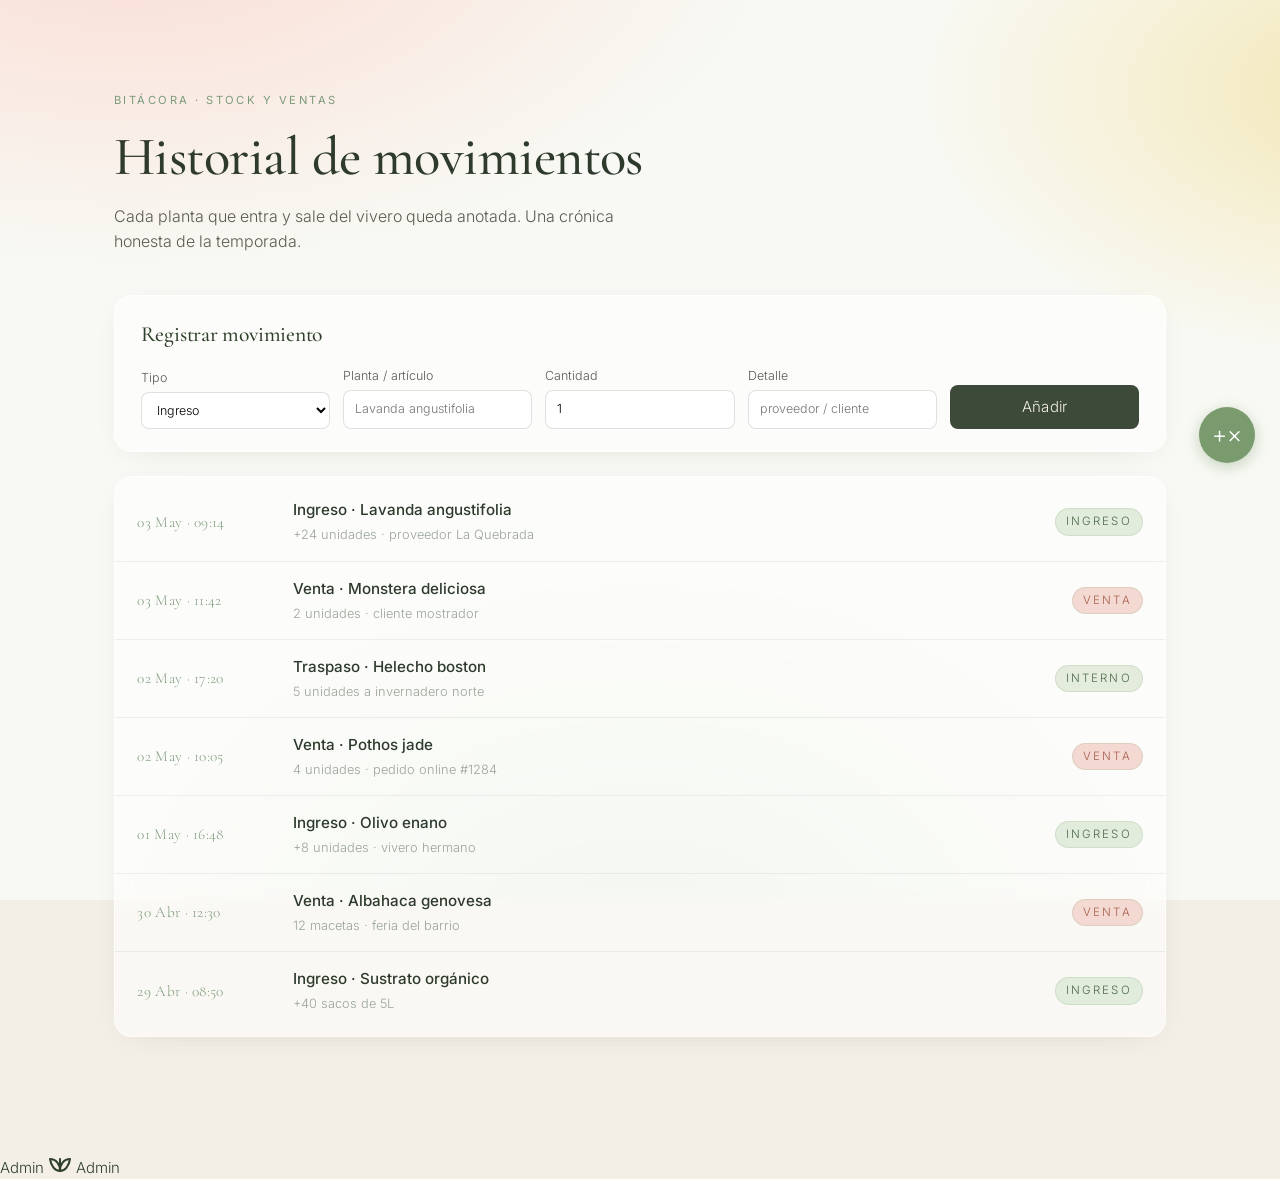
<file: historial (1).html>
<!DOCTYPE html>
<html lang="es">
<head>
<meta charset="UTF-8" />
<meta name="viewport" content="width=device-width,initial-scale=1" />
<title>Vivero Salvia · Historial</title>
<link rel="preconnect" href="https://fonts.googleapis.com">
<link rel="preconnect" href="https://fonts.gstatic.com" crossorigin>
<link href="https://fonts.googleapis.com/css2?family=Cormorant+Garamond:wght@400;500;600&family=Inter:wght@300;400;500&display=swap" rel="stylesheet">
<link rel="stylesheet" href="styles.css" />
</head>
<body>
<main class="wrap section">
  <header class="hero">
    <span class="eyebrow">Bitácora · Stock y ventas</span>
    <h1>Historial de movimientos</h1>
    <p class="lead">Cada planta que entra y sale del vivero queda anotada. Una crónica honesta de la temporada.</p>
  </header>

  <section class="glass" style="margin-bottom:1.5rem;padding:1.4rem 1.6rem;">
    <h2 style="font-family:'Cormorant Garamond',serif;font-weight:500;margin:0 0 1rem;font-size:1.35rem;">Registrar movimiento</h2>
    <form id="movForm" style="display:grid;grid-template-columns:repeat(auto-fit,minmax(140px,1fr));gap:.8rem;align-items:end;font-family:'Inter',sans-serif;font-weight:300;">
      <label style="display:flex;flex-direction:column;gap:.3rem;font-size:.78rem;color:#5a5a52;">Tipo
        <select name="tipo" required style="padding:.55rem .7rem;border:1px solid rgba(0,0,0,.12);border-radius:8px;background:#fff;font:inherit;">
          <option value="in">Ingreso</option>
          <option value="out">Venta</option>
          <option value="">Interno</option>
        </select>
      </label>
      <label style="display:flex;flex-direction:column;gap:.3rem;font-size:.78rem;color:#5a5a52;">Planta / artículo
        <input name="nombre" required placeholder="Lavanda angustifolia" style="padding:.55rem .7rem;border:1px solid rgba(0,0,0,.12);border-radius:8px;background:#fff;font:inherit;" />
      </label>
      <label style="display:flex;flex-direction:column;gap:.3rem;font-size:.78rem;color:#5a5a52;">Cantidad
        <input name="cantidad" type="number" min="1" required value="1" style="padding:.55rem .7rem;border:1px solid rgba(0,0,0,.12);border-radius:8px;background:#fff;font:inherit;" />
      </label>
      <label style="display:flex;flex-direction:column;gap:.3rem;font-size:.78rem;color:#5a5a52;">Detalle
        <input name="detalle" placeholder="proveedor / cliente" style="padding:.55rem .7rem;border:1px solid rgba(0,0,0,.12);border-radius:8px;background:#fff;font:inherit;" />
      </label>
      <button type="submit" style="padding:.65rem 1.1rem;border:none;border-radius:8px;background:#3d4a3a;color:#f4efe6;font:inherit;cursor:pointer;letter-spacing:.02em;">Añadir</button>
    </form>
  </section>

  <section class="log glass" id="logList">
    <div class="log-item">
      <time>03 May · 09:14</time>
      <div class="desc"><strong>Ingreso · Lavanda angustifolia</strong><span>+24 unidades · proveedor La Quebrada</span></div>
      <span class="tag in">Ingreso</span>
    </div>
    <div class="log-item">
      <time>03 May · 11:42</time>
      <div class="desc"><strong>Venta · Monstera deliciosa</strong><span>2 unidades · cliente mostrador</span></div>
      <span class="tag out">Venta</span>
    </div>
    <div class="log-item">
      <time>02 May · 17:20</time>
      <div class="desc"><strong>Traspaso · Helecho boston</strong><span>5 unidades a invernadero norte</span></div>
      <span class="tag">Interno</span>
    </div>
    <div class="log-item">
      <time>02 May · 10:05</time>
      <div class="desc"><strong>Venta · Pothos jade</strong><span>4 unidades · pedido online #1284</span></div>
      <span class="tag out">Venta</span>
    </div>
    <div class="log-item">
      <time>01 May · 16:48</time>
      <div class="desc"><strong>Ingreso · Olivo enano</strong><span>+8 unidades · vivero hermano</span></div>
      <span class="tag in">Ingreso</span>
    </div>
    <div class="log-item">
      <time>30 Abr · 12:30</time>
      <div class="desc"><strong>Venta · Albahaca genovesa</strong><span>12 macetas · feria del barrio</span></div>
      <span class="tag out">Venta</span>
    </div>
    <div class="log-item">
      <time>29 Abr · 08:50</time>
      <div class="desc"><strong>Ingreso · Sustrato orgánico</strong><span>+40 sacos de 5L</span></div>
      <span class="tag in">Ingreso</span>
    </div>
  </section>
</main>

<div class="admin-menu-wrapper">
  <input type="checkbox" id="menu-toggle" class="menu-checkbox">
  
  <!-- Lista de opciones (en orden del primero al último) -->
  <div class="admin-options">
    <a href="dashboard.html" class="option-item"><i>📊</i> Dashboard de Métricas</a>
    <a href="stock.html" class="option-item"><i>📦</i> Control de Stock</a>
    <a href="detalle.html" class="option-item"><i>📄</i> Ficha de Detalle</a>
    <a href="config.html" class="option-item"><i>⚙️</i> Configuración de Sistema</a>
    <a href="calendario.html" class="option-item"><i>📅</i> Calendario de Eventos</a>
    <a href="formulario.html" class="option-item"><i>📝</i> Formulario</a>
    <a href="historial.html" class="option-item"><i>🕒</i> Historial</a>
    <a href="galeria.html" class="option-item"><i>🖼️</i> Galería</a>
  </div>

  <!-- Botón principal que abre el menú -->
  <label for="menu-toggle" class="main-fob">
    <span class="icon-open">+</span>
    <span class="icon-close">×</span>
  </label>
</div>
<script src="app.js"></script>
<script>
(function(){
  const KEY='vivero_movs_v1';
  const list=document.getElementById('logList');
  const form=document.getElementById('movForm');
  const meses=['Ene','Feb','Mar','Abr','May','Jun','Jul','Ago','Sep','Oct','Nov','Dic'];
  function fmt(d){const dt=new Date(d);const dd=String(dt.getDate()).padStart(2,'0');const mm=meses[dt.getMonth()];const hh=String(dt.getHours()).padStart(2,'0');const mi=String(dt.getMinutes()).padStart(2,'0');return dd+' '+mm+' · '+hh+':'+mi;}
  function load(){return JSON.parse(localStorage.getItem(KEY)||'[]');}
  function save(arr){localStorage.setItem(KEY,JSON.stringify(arr));}
  function render(){
    const movs=load().slice().reverse();
    // Remove existing dynamic items
    list.querySelectorAll('[data-dyn]').forEach(n=>n.remove());
    movs.forEach(m=>{
      const item=document.createElement('div');
      item.className='log-item';
      item.dataset.dyn='1';
      const verbo=m.tipo==='in'?'Ingreso':m.tipo==='out'?'Venta':'Traspaso';
      const signo=m.tipo==='in'?'+':m.tipo==='out'?'−':'';
      const tagClass=m.tipo==='in'?'tag in':m.tipo==='out'?'tag out':'tag';
      const tagLabel=m.tipo==='in'?'Ingreso':m.tipo==='out'?'Venta':'Interno';
      item.innerHTML='<time>'+fmt(m.fecha)+'</time><div class="desc"><strong>'+verbo+' · '+m.nombre+'</strong><span>'+signo+m.cantidad+' unidades'+(m.detalle?' · '+m.detalle:'')+'</span></div><span class="'+tagClass+'">'+tagLabel+'</span>';
      list.insertBefore(item,list.firstChild);
    });
  }
  form.addEventListener('submit',function(e){
    e.preventDefault();
    const fd=new FormData(form);
    const arr=load();
    arr.push({tipo:fd.get('tipo'),nombre:fd.get('nombre'),cantidad:Number(fd.get('cantidad')),detalle:fd.get('detalle'),fecha:Date.now()});
    save(arr);
    form.reset();
    form.querySelector('[name=cantidad]').value=1;
    render();
  });
  render();
})();
</script>
  <span>Admin</span>
</a>
</body>
<a href="dashboard.html" class="floating-btn" aria-label="Ir al panel de administración">
  <svg width="24" height="24" viewBox="0 0 24 24" fill="none" stroke="currentColor" stroke-width="2" stroke-linecap="round" stroke-linejoin="round">
    <path d="M12 22c0-7 4-12 10-12-1 7-5 12-10 12Z"/><path d="M12 22C12 15 8 10 2 10c1 7 5 12 10 12Z"/><path d="M12 22V10"/>
  </svg>
  <span>Admin</span>
</a>
</html>
</file>
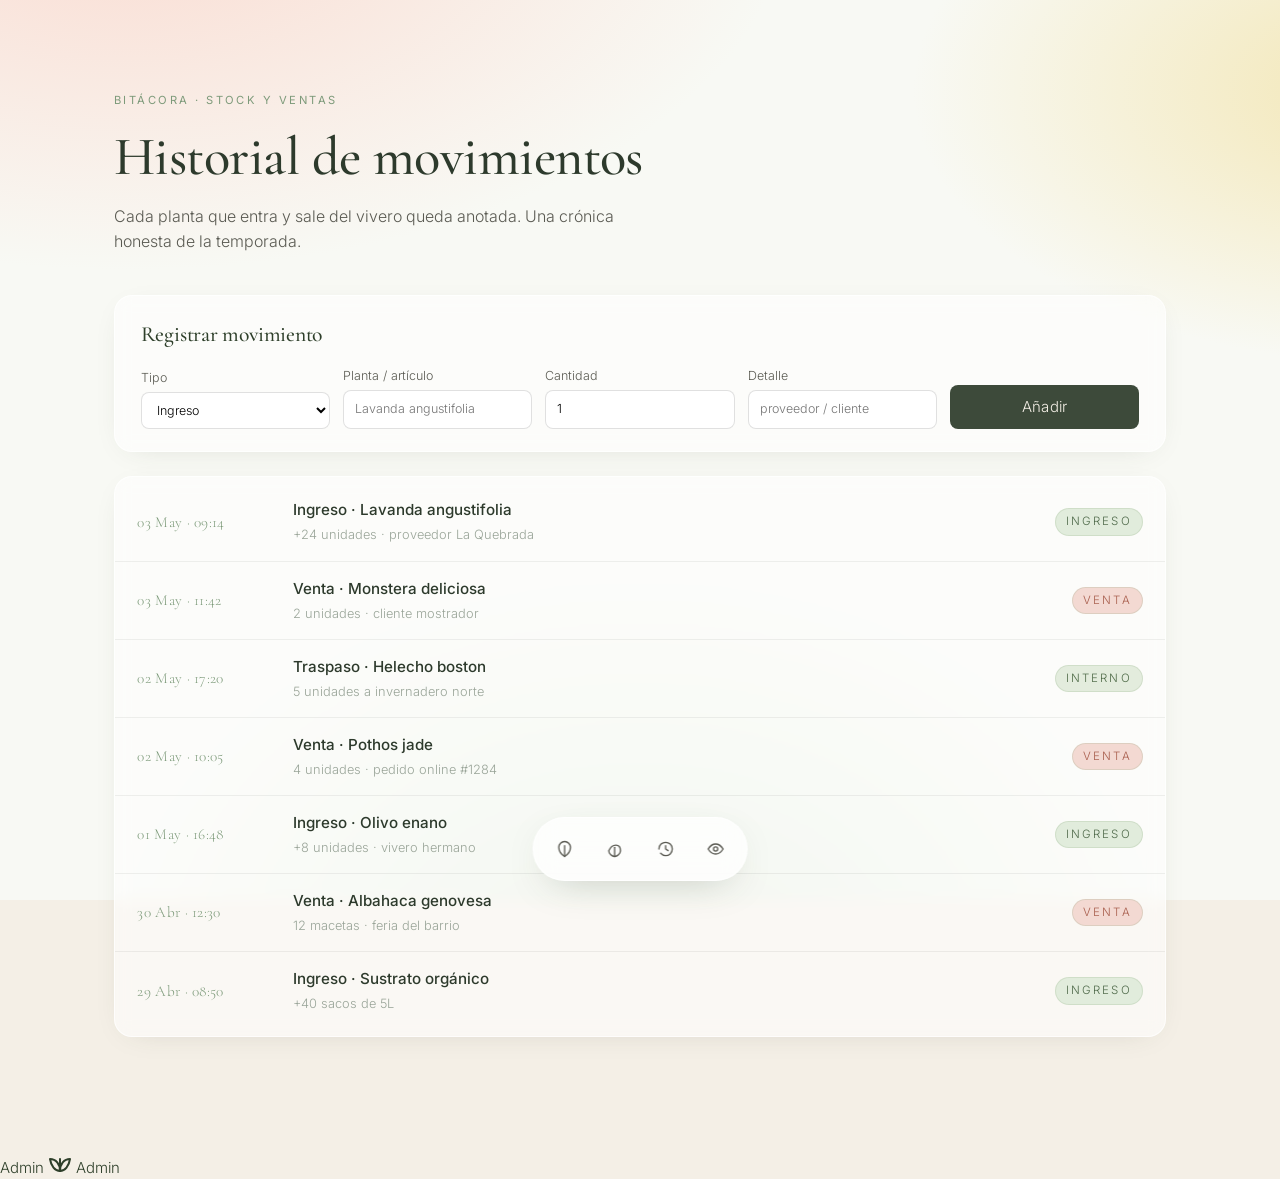
<file: historial.html>
<!DOCTYPE html>
<html lang="es">
<head>
<meta charset="UTF-8" />
<meta name="viewport" content="width=device-width,initial-scale=1" />
<title>Vivero Salvia · Historial</title>
<link rel="preconnect" href="https://fonts.googleapis.com">
<link rel="preconnect" href="https://fonts.gstatic.com" crossorigin>
<link href="https://fonts.googleapis.com/css2?family=Cormorant+Garamond:wght@400;500;600&family=Inter:wght@300;400;500&display=swap" rel="stylesheet">
<link rel="stylesheet" href="styles.css" />
</head>
<body>
<main class="wrap section">
  <header class="hero">
    <span class="eyebrow">Bitácora · Stock y ventas</span>
    <h1>Historial de movimientos</h1>
    <p class="lead">Cada planta que entra y sale del vivero queda anotada. Una crónica honesta de la temporada.</p>
  </header>

  <section class="glass" style="margin-bottom:1.5rem;padding:1.4rem 1.6rem;">
    <h2 style="font-family:'Cormorant Garamond',serif;font-weight:500;margin:0 0 1rem;font-size:1.35rem;">Registrar movimiento</h2>
    <form id="movForm" style="display:grid;grid-template-columns:repeat(auto-fit,minmax(140px,1fr));gap:.8rem;align-items:end;font-family:'Inter',sans-serif;font-weight:300;">
      <label style="display:flex;flex-direction:column;gap:.3rem;font-size:.78rem;color:#5a5a52;">Tipo
        <select name="tipo" required style="padding:.55rem .7rem;border:1px solid rgba(0,0,0,.12);border-radius:8px;background:#fff;font:inherit;">
          <option value="in">Ingreso</option>
          <option value="out">Venta</option>
          <option value="">Interno</option>
        </select>
      </label>
      <label style="display:flex;flex-direction:column;gap:.3rem;font-size:.78rem;color:#5a5a52;">Planta / artículo
        <input name="nombre" required placeholder="Lavanda angustifolia" style="padding:.55rem .7rem;border:1px solid rgba(0,0,0,.12);border-radius:8px;background:#fff;font:inherit;" />
      </label>
      <label style="display:flex;flex-direction:column;gap:.3rem;font-size:.78rem;color:#5a5a52;">Cantidad
        <input name="cantidad" type="number" min="1" required value="1" style="padding:.55rem .7rem;border:1px solid rgba(0,0,0,.12);border-radius:8px;background:#fff;font:inherit;" />
      </label>
      <label style="display:flex;flex-direction:column;gap:.3rem;font-size:.78rem;color:#5a5a52;">Detalle
        <input name="detalle" placeholder="proveedor / cliente" style="padding:.55rem .7rem;border:1px solid rgba(0,0,0,.12);border-radius:8px;background:#fff;font:inherit;" />
      </label>
      <button type="submit" style="padding:.65rem 1.1rem;border:none;border-radius:8px;background:#3d4a3a;color:#f4efe6;font:inherit;cursor:pointer;letter-spacing:.02em;">Añadir</button>
    </form>
  </section>

  <section class="log glass" id="logList">
    <div class="log-item">
      <time>03 May · 09:14</time>
      <div class="desc"><strong>Ingreso · Lavanda angustifolia</strong><span>+24 unidades · proveedor La Quebrada</span></div>
      <span class="tag in">Ingreso</span>
    </div>
    <div class="log-item">
      <time>03 May · 11:42</time>
      <div class="desc"><strong>Venta · Monstera deliciosa</strong><span>2 unidades · cliente mostrador</span></div>
      <span class="tag out">Venta</span>
    </div>
    <div class="log-item">
      <time>02 May · 17:20</time>
      <div class="desc"><strong>Traspaso · Helecho boston</strong><span>5 unidades a invernadero norte</span></div>
      <span class="tag">Interno</span>
    </div>
    <div class="log-item">
      <time>02 May · 10:05</time>
      <div class="desc"><strong>Venta · Pothos jade</strong><span>4 unidades · pedido online #1284</span></div>
      <span class="tag out">Venta</span>
    </div>
    <div class="log-item">
      <time>01 May · 16:48</time>
      <div class="desc"><strong>Ingreso · Olivo enano</strong><span>+8 unidades · vivero hermano</span></div>
      <span class="tag in">Ingreso</span>
    </div>
    <div class="log-item">
      <time>30 Abr · 12:30</time>
      <div class="desc"><strong>Venta · Albahaca genovesa</strong><span>12 macetas · feria del barrio</span></div>
      <span class="tag out">Venta</span>
    </div>
    <div class="log-item">
      <time>29 Abr · 08:50</time>
      <div class="desc"><strong>Ingreso · Sustrato orgánico</strong><span>+40 sacos de 5L</span></div>
      <span class="tag in">Ingreso</span>
    </div>
  </section>
</main>

<nav class="nav" aria-label="Navegación principal">
  <a href="calendario.html" aria-label="Calendario"><span class="tip">Calendario</span>
    <svg viewBox="0 0 24 24" fill="none" stroke="currentColor" stroke-width="1.6" stroke-linecap="round" stroke-linejoin="round"><path d="M12 21c-5-3-7-7-7-11a7 7 0 0114 0c0 4-2 8-7 11z"/><path d="M12 21V8"/></svg></a>
  <a href="reservas.html" aria-label="Reservas"><span class="tip">Reservas</span>
    <svg viewBox="0 0 24 24" fill="none" stroke="currentColor" stroke-width="1.6" stroke-linecap="round" stroke-linejoin="round"><path d="M5 14c4-9 14-9 14 0 0 4-4 7-7 7s-7-3-7-7z"/><path d="M12 21V10"/></svg></a>
  <a href="historial.html" aria-label="Historial"><span class="tip">Historial</span>
    <svg viewBox="0 0 24 24" fill="none" stroke="currentColor" stroke-width="1.6" stroke-linecap="round" stroke-linejoin="round"><path d="M4 12c0-5 4-8 8-8s8 3 8 8-4 8-8 8c-3 0-5-2-6-3"/><path d="M12 8v4l3 2"/></svg></a>
  <a href="galeria.html" aria-label="Galería"><span class="tip">Galería</span>
    <svg viewBox="0 0 24 24" fill="none" stroke="currentColor" stroke-width="1.6" stroke-linecap="round" stroke-linejoin="round"><path d="M3 12c5-8 13-8 18 0-5 8-13 8-18 0z"/><circle cx="12" cy="12" r="2.5"/></svg></a>
</nav>
<script src="app.js"></script>
<script>
(function(){
  const KEY='vivero_movs_v1';
  const list=document.getElementById('logList');
  const form=document.getElementById('movForm');
  const meses=['Ene','Feb','Mar','Abr','May','Jun','Jul','Ago','Sep','Oct','Nov','Dic'];
  function fmt(d){const dt=new Date(d);const dd=String(dt.getDate()).padStart(2,'0');const mm=meses[dt.getMonth()];const hh=String(dt.getHours()).padStart(2,'0');const mi=String(dt.getMinutes()).padStart(2,'0');return dd+' '+mm+' · '+hh+':'+mi;}
  function load(){return JSON.parse(localStorage.getItem(KEY)||'[]');}
  function save(arr){localStorage.setItem(KEY,JSON.stringify(arr));}
  function render(){
    const movs=load().slice().reverse();
    // Remove existing dynamic items
    list.querySelectorAll('[data-dyn]').forEach(n=>n.remove());
    movs.forEach(m=>{
      const item=document.createElement('div');
      item.className='log-item';
      item.dataset.dyn='1';
      const verbo=m.tipo==='in'?'Ingreso':m.tipo==='out'?'Venta':'Traspaso';
      const signo=m.tipo==='in'?'+':m.tipo==='out'?'−':'';
      const tagClass=m.tipo==='in'?'tag in':m.tipo==='out'?'tag out':'tag';
      const tagLabel=m.tipo==='in'?'Ingreso':m.tipo==='out'?'Venta':'Interno';
      item.innerHTML='<time>'+fmt(m.fecha)+'</time><div class="desc"><strong>'+verbo+' · '+m.nombre+'</strong><span>'+signo+m.cantidad+' unidades'+(m.detalle?' · '+m.detalle:'')+'</span></div><span class="'+tagClass+'">'+tagLabel+'</span>';
      list.insertBefore(item,list.firstChild);
    });
  }
  form.addEventListener('submit',function(e){
    e.preventDefault();
    const fd=new FormData(form);
    const arr=load();
    arr.push({tipo:fd.get('tipo'),nombre:fd.get('nombre'),cantidad:Number(fd.get('cantidad')),detalle:fd.get('detalle'),fecha:Date.now()});
    save(arr);
    form.reset();
    form.querySelector('[name=cantidad]').value=1;
    render();
  });
  render();
})();
</script>
  <span>Admin</span>
</a>
</body>
<a href="dashboard.html" class="floating-btn" aria-label="Ir al panel de administración">
  <svg width="24" height="24" viewBox="0 0 24 24" fill="none" stroke="currentColor" stroke-width="2" stroke-linecap="round" stroke-linejoin="round">
    <path d="M12 22c0-7 4-12 10-12-1 7-5 12-10 12Z"/><path d="M12 22C12 15 8 10 2 10c1 7 5 12 10 12Z"/><path d="M12 22V10"/>
  </svg>
  <span>Admin</span>
</a>
</html>
</file>
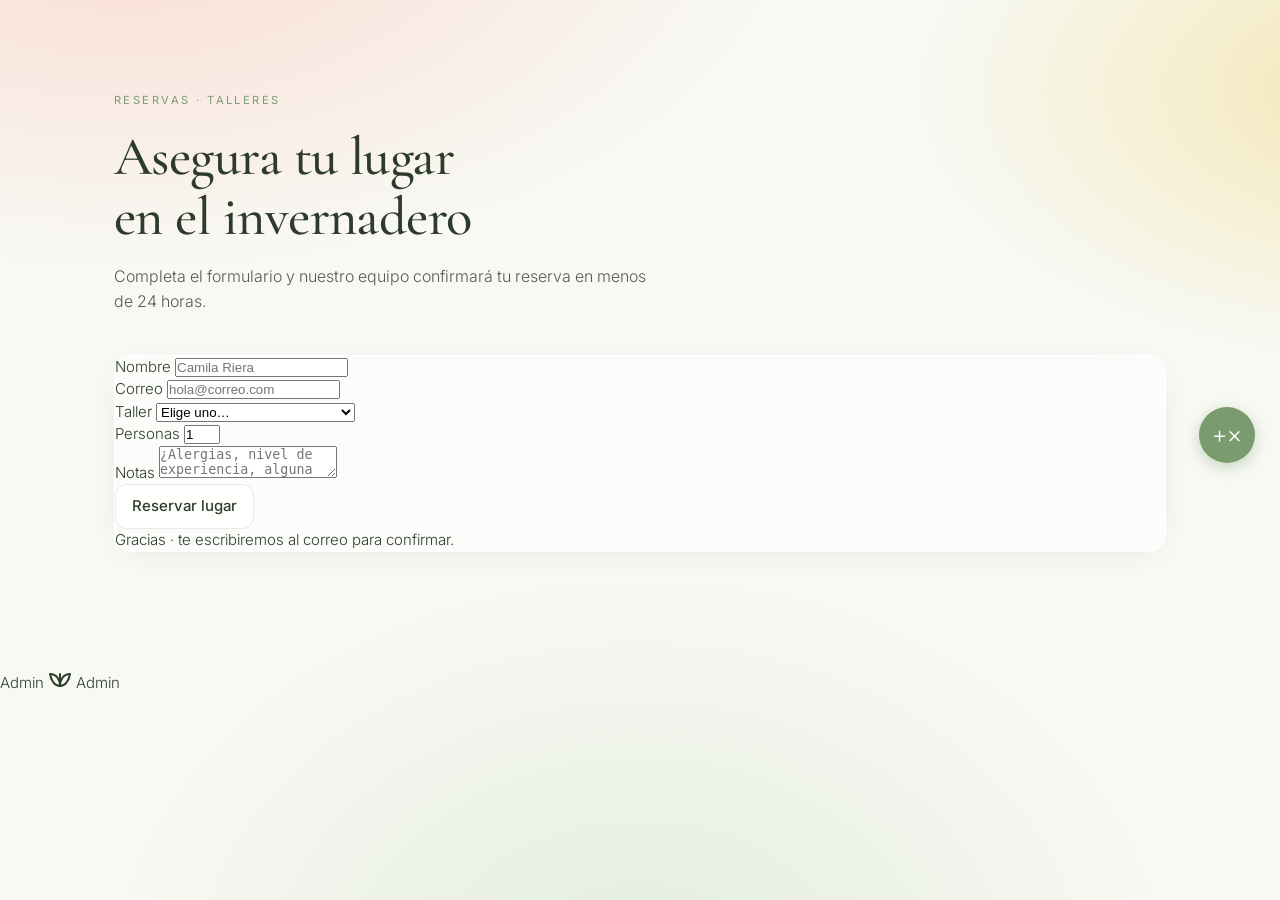
<file: reservas.html>
<!DOCTYPE html>
<html lang="es">
<head>
<meta charset="UTF-8" />
<meta name="viewport" content="width=device-width,initial-scale=1" />
<title>Vivero Salvia · Reservas</title>
<link rel="preconnect" href="https://fonts.googleapis.com">
<link rel="preconnect" href="https://fonts.gstatic.com" crossorigin>
<link href="https://fonts.googleapis.com/css2?family=Cormorant+Garamond:wght@400;500;600&family=Inter:wght@300;400;500&display=swap" rel="stylesheet">
<link rel="stylesheet" href="styles.css" />
</head>
<body>
<main class="wrap section">
  <header class="hero">
    <span class="eyebrow">Reservas · Talleres</span>
    <h1>Asegura tu lugar<br/>en el invernadero</h1>
    <p class="lead">Completa el formulario y nuestro equipo confirmará tu reserva en menos de 24 horas.</p>
  </header>

  <form id="reservaForm" class="form glass" novalidate>
    <div class="field">
      <label for="nombre">Nombre</label>
      <input id="nombre" type="text" required placeholder="Camila Riera"/>
    </div>
    <div class="field">
      <label for="email">Correo</label>
      <input id="email" type="email" required placeholder="hola@correo.com"/>
    </div>
    <div class="field">
      <label for="taller">Taller</label>
      <select id="taller" required>
        <option value="">Elige uno…</option>
        <option>Bonsái urbano · 07 May</option>
        <option>Kokedama · 14 May</option>
        <option>Compostaje en casa · 21 May</option>
        <option>Suculentas y luz · 28 May</option>
        <option>Hierbas aromáticas · 04 Jun</option>
        <option>Poda consciente · 11 Jun</option>
      </select>
    </div>
    <div class="field">
      <label for="personas">Personas</label>
      <input id="personas" type="number" min="1" max="6" value="1"/>
    </div>
    <div class="field full">
      <label for="notas">Notas</label>
      <textarea id="notas" placeholder="¿Alergias, nivel de experiencia, alguna planta favorita?"></textarea>
    </div>
    <div class="full">
      <button class="btn coral" type="submit">Reservar lugar</button>
      <p id="toast" class="toast">Gracias · te escribiremos al correo para confirmar.</p>
    </div>
  </form>
</main>

<div class="admin-menu-wrapper">
  <input type="checkbox" id="menu-toggle" class="menu-checkbox">
  
  <!-- Lista de opciones (en orden del primero al último) -->
  <div class="admin-options">
    <a href="dashboard.html" class="option-item"><i>📊</i> Dashboard de Métricas</a>
    <a href="stock.html" class="option-item"><i>📦</i> Control de Stock</a>
    <a href="detalle.html" class="option-item"><i>📄</i> Ficha de Detalle</a>
    <a href="config.html" class="option-item"><i>⚙️</i> Configuración de Sistema</a>
    <a href="calendario.html" class="option-item"><i>📅</i> Calendario de Eventos</a>
    <a href="formulario.html" class="option-item"><i>📝</i> Formulario</a>
    <a href="historial.html" class="option-item"><i>🕒</i> Historial</a>
    <a href="galeria.html" class="option-item"><i>🖼️</i> Galería</a>
  </div>

  <!-- Botón principal que abre el menú -->
  <label for="menu-toggle" class="main-fob">
    <span class="icon-open">+</span>
    <span class="icon-close">×</span>
  </label>
</div>
<script src="app.js"></script>
  <span>Admin</span>
</a>
<a href="dashboard.html" class="floating-btn" aria-label="Ir al panel de administración">
  <svg width="24" height="24" viewBox="0 0 24 24" fill="none" stroke="currentColor" stroke-width="2" stroke-linecap="round" stroke-linejoin="round">
    <path d="M12 22c0-7 4-12 10-12-1 7-5 12-10 12Z"/><path d="M12 22C12 15 8 10 2 10c1 7 5 12 10 12Z"/><path d="M12 22V10"/>
  </svg>
  <span>Admin</span>
</a>
</body>
</html>
</file>
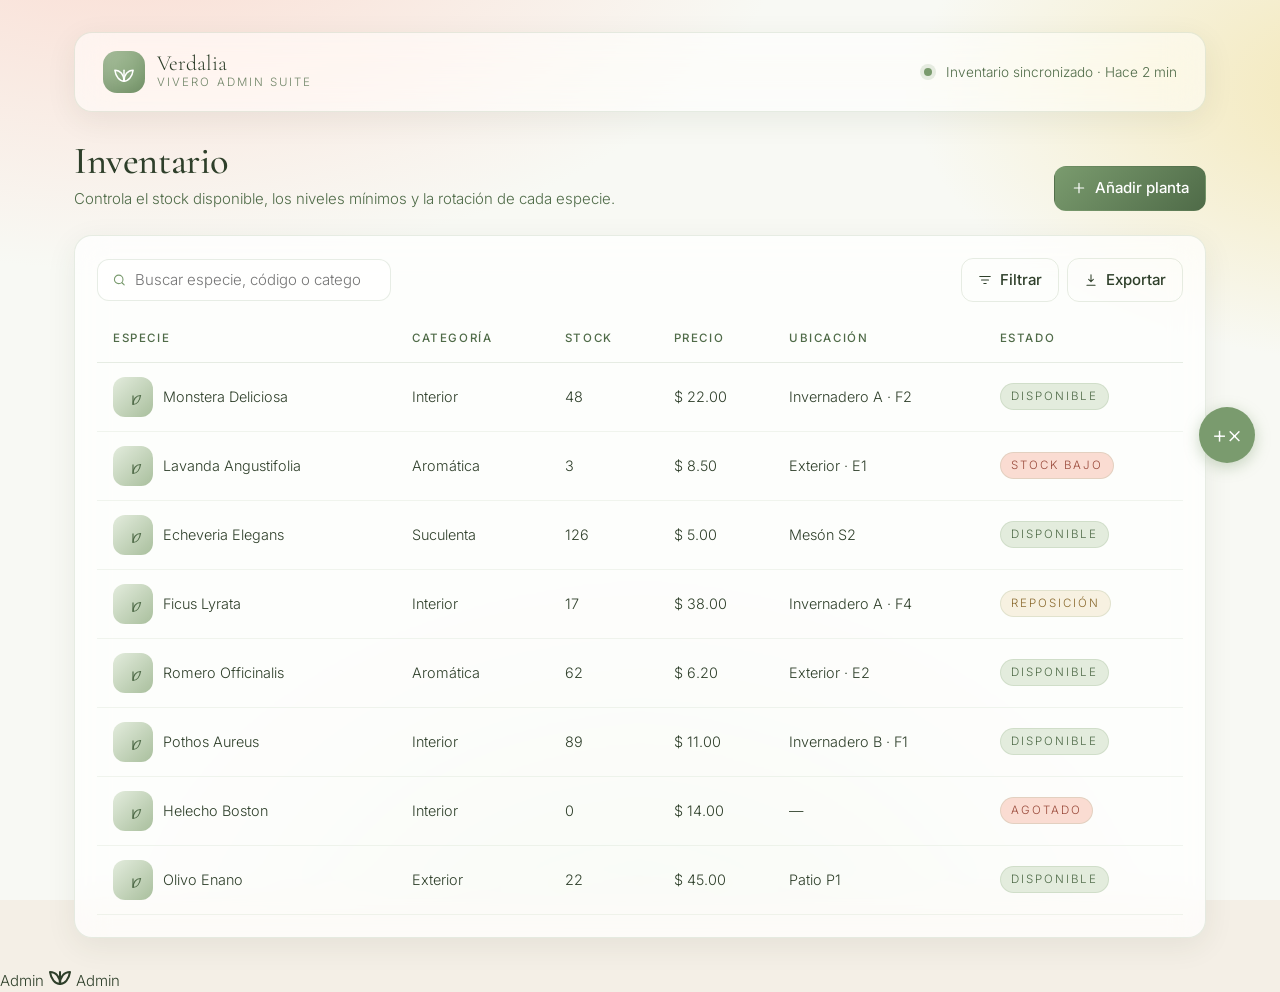
<file: stock.html>
<!doctype html>
<html lang="es">
<head>
<meta charset="utf-8" />
<meta name="viewport" content="width=device-width,initial-scale=1" />
<title>Stock · Vivero Admin</title>
<meta name="description" content="Control de inventario de plantas, semillas y accesorios del vivero." />
<link rel="preconnect" href="https://fonts.googleapis.com">
<link rel="preconnect" href="https://fonts.gstatic.com" crossorigin>
<link href="https://fonts.googleapis.com/css2?family=Cormorant+Garamond:wght@400;500;600&family=Inter:wght@400;500;600&display=swap" rel="stylesheet">
<link rel="stylesheet" href="styles.css" />
</head>
<body>
<main class="container">
  <header class="app-header">
    <div class="brand">
      <div class="brand-mark">
        <svg width="22" height="22" viewBox="0 0 24 24" fill="none" stroke="currentColor" stroke-width="1.6" stroke-linecap="round" stroke-linejoin="round"><path d="M12 22c0-7 4-12 10-12-1 7-5 12-10 12Z"/><path d="M12 22C12 15 8 10 2 10c1 7 5 12 10 12Z"/><path d="M12 22V10"/></svg>
      </div>
      <div>
        <div class="brand-name">Verdalia</div>
        <div class="brand-sub">Vivero Admin Suite</div>
      </div>
    </div>
    <div class="header-meta">
      <span class="dot"></span>
      <span>Inventario sincronizado · Hace 2 min</span>
    </div>
  </header>

  <section class="page-intro" style="display:flex;justify-content:space-between;align-items:flex-end;flex-wrap:wrap;gap:16px">
    <div>
      <h1>Inventario</h1>
      <p>Controla el stock disponible, los niveles mínimos y la rotación de cada especie.</p>
    </div>
    <button class="btn primary" data-action="add-plant">
      <svg width="16" height="16" viewBox="0 0 24 24" fill="none" stroke="currentColor" stroke-width="1.8" stroke-linecap="round" stroke-linejoin="round"><path d="M12 5v14M5 12h14"/></svg>
      Añadir planta
    </button>
  </section>

  <section class="panel">
    <div class="toolbar">
      <div class="search">
        <svg width="16" height="16" viewBox="0 0 24 24" fill="none" stroke="#7a9b6e" stroke-width="1.8" stroke-linecap="round" stroke-linejoin="round"><circle cx="11" cy="11" r="7"/><path d="m20 20-3.5-3.5"/></svg>
        <input type="search" placeholder="Buscar especie, código o categoría…" />
      </div>
      <div style="display:flex;gap:8px;flex-wrap:wrap">
        <button class="btn ghost" data-action="filter"><svg width="14" height="14" viewBox="0 0 24 24" fill="none" stroke="currentColor" stroke-width="1.8" stroke-linecap="round" stroke-linejoin="round"><path d="M3 6h18M6 12h12M10 18h4"/></svg> Filtrar</button>
        <button class="btn ghost" data-action="export-csv"><svg width="14" height="14" viewBox="0 0 24 24" fill="none" stroke="currentColor" stroke-width="1.8" stroke-linecap="round" stroke-linejoin="round"><path d="M12 3v12m0 0 4-4m-4 4-4-4M5 21h14"/></svg> Exportar</button>
      </div>
    </div>

    <div style="overflow-x:auto">
    <table class="stock">
      <thead>
        <tr>
          <th>Especie</th>
          <th>Categoría</th>
          <th>Stock</th>
          <th>Precio</th>
          <th>Ubicación</th>
          <th>Estado</th>
        </tr>
      </thead>
      <tbody>
        <tr>
          <td><span class="row-name"><span class="thumb"><svg width="18" height="18" viewBox="0 0 24 24" fill="none" stroke="currentColor" stroke-width="1.6"><path d="M12 22c0-7 4-12 10-12-1 7-5 12-10 12Z"/><path d="M12 22V10"/></svg></span>Monstera Deliciosa</span></td>
          <td>Interior</td>
          <td>48</td>
          <td>$ 22.00</td>
          <td>Invernadero A · F2</td>
          <td><span class="tag">Disponible</span></td>
        </tr>
        <tr>
          <td><span class="row-name"><span class="thumb"><svg width="18" height="18" viewBox="0 0 24 24" fill="none" stroke="currentColor" stroke-width="1.6"><path d="M12 22c0-7 4-12 10-12-1 7-5 12-10 12Z"/><path d="M12 22V10"/></svg></span>Lavanda Angustifolia</span></td>
          <td>Aromática</td>
          <td>3</td>
          <td>$ 8.50</td>
          <td>Exterior · E1</td>
          <td><span class="tag coral">Stock bajo</span></td>
        </tr>
        <tr>
          <td><span class="row-name"><span class="thumb"><svg width="18" height="18" viewBox="0 0 24 24" fill="none" stroke="currentColor" stroke-width="1.6"><path d="M12 22c0-7 4-12 10-12-1 7-5 12-10 12Z"/><path d="M12 22V10"/></svg></span>Echeveria Elegans</span></td>
          <td>Suculenta</td>
          <td>126</td>
          <td>$ 5.00</td>
          <td>Mesón S2</td>
          <td><span class="tag">Disponible</span></td>
        </tr>
        <tr>
          <td><span class="row-name"><span class="thumb"><svg width="18" height="18" viewBox="0 0 24 24" fill="none" stroke="currentColor" stroke-width="1.6"><path d="M12 22c0-7 4-12 10-12-1 7-5 12-10 12Z"/><path d="M12 22V10"/></svg></span>Ficus Lyrata</span></td>
          <td>Interior</td>
          <td>17</td>
          <td>$ 38.00</td>
          <td>Invernadero A · F4</td>
          <td><span class="tag cream">Reposición</span></td>
        </tr>
        <tr>
          <td><span class="row-name"><span class="thumb"><svg width="18" height="18" viewBox="0 0 24 24" fill="none" stroke="currentColor" stroke-width="1.6"><path d="M12 22c0-7 4-12 10-12-1 7-5 12-10 12Z"/><path d="M12 22V10"/></svg></span>Romero Officinalis</span></td>
          <td>Aromática</td>
          <td>62</td>
          <td>$ 6.20</td>
          <td>Exterior · E2</td>
          <td><span class="tag">Disponible</span></td>
        </tr>
        <tr>
          <td><span class="row-name"><span class="thumb"><svg width="18" height="18" viewBox="0 0 24 24" fill="none" stroke="currentColor" stroke-width="1.6"><path d="M12 22c0-7 4-12 10-12-1 7-5 12-10 12Z"/><path d="M12 22V10"/></svg></span>Pothos Aureus</span></td>
          <td>Interior</td>
          <td>89</td>
          <td>$ 11.00</td>
          <td>Invernadero B · F1</td>
          <td><span class="tag">Disponible</span></td>
        </tr>
        <tr>
          <td><span class="row-name"><span class="thumb"><svg width="18" height="18" viewBox="0 0 24 24" fill="none" stroke="currentColor" stroke-width="1.6"><path d="M12 22c0-7 4-12 10-12-1 7-5 12-10 12Z"/><path d="M12 22V10"/></svg></span>Helecho Boston</span></td>
          <td>Interior</td>
          <td>0</td>
          <td>$ 14.00</td>
          <td>—</td>
          <td><span class="tag coral">Agotado</span></td>
        </tr>
        <tr>
          <td><span class="row-name"><span class="thumb"><svg width="18" height="18" viewBox="0 0 24 24" fill="none" stroke="currentColor" stroke-width="1.6"><path d="M12 22c0-7 4-12 10-12-1 7-5 12-10 12Z"/><path d="M12 22V10"/></svg></span>Olivo Enano</span></td>
          <td>Exterior</td>
          <td>22</td>
          <td>$ 45.00</td>
          <td>Patio P1</td>
          <td><span class="tag">Disponible</span></td>
        </tr>
      </tbody>
    </table>
    </div>
  </section>
</main>

<div class="admin-menu-wrapper">
  <input type="checkbox" id="menu-toggle" class="menu-checkbox">
  
  <!-- Lista de opciones (en orden del primero al último) -->
  <div class="admin-options">
    <a href="dashboard.html" class="option-item"><i>📊</i> Dashboard de Métricas</a>
    <a href="stock.html" class="option-item"><i>📦</i> Control de Stock</a>
    <a href="detalle.html" class="option-item"><i>📄</i> Ficha de Detalle</a>
    <a href="config.html" class="option-item"><i>⚙️</i> Configuración de Sistema</a>
    <a href="calendario.html" class="option-item"><i>📅</i> Calendario de Eventos</a>
    <a href="formulario.html" class="option-item"><i>📝</i> Formulario</a>
    <a href="historial.html" class="option-item"><i>🕒</i> Historial</a>
    <a href="galeria.html" class="option-item"><i>🖼️</i> Galería</a>
  </div>

  <!-- Botón principal que abre el menú -->
  <label for="menu-toggle" class="main-fob">
    <span class="icon-open">+</span>
    <span class="icon-close">×</span>
  </label>
</div>
<script src="app.js"></script>
  <span>Admin</span>
</a>
<a href="dashboard.html" class="floating-btn" aria-label="Ir al panel de administración">
  <svg width="24" height="24" viewBox="0 0 24 24" fill="none" stroke="currentColor" stroke-width="2" stroke-linecap="round" stroke-linejoin="round">
    <path d="M12 22c0-7 4-12 10-12-1 7-5 12-10 12Z"/><path d="M12 22C12 15 8 10 2 10c1 7 5 12 10 12Z"/><path d="M12 22V10"/>
  </svg>
  <span>Admin</span>
</a>
</body>
</html>
</file>
<file: styles.css>
/* Vivero Salvia · estilos */
*{box-sizing:border-box;margin:0;padding:0}
html,body{background:#f4efe6;color:#3a3a32;font-family:'Inter',system-ui,sans-serif;font-weight:300;-webkit-font-smoothing:antialiased}
a{color:inherit;text-decoration:none}
img{max-width:100%;display:block}

.wrap{max-width:1100px;margin:0 auto;padding:0 1.5rem}
.section{padding:3rem 1.5rem 7rem}

/* Hero */
.hero{padding:2.5rem 0 2.5rem;text-align:left;max-width:760px}
.eyebrow{display:inline-block;font-size:.7rem;letter-spacing:.22em;text-transform:uppercase;color:#7d9a7a;margin-bottom:1.2rem;font-weight:400}
.hero h1{font-family:'Cormorant Garamond',serif;font-weight:500;font-size:clamp(2rem,4.5vw,3.4rem);line-height:1.1;letter-spacing:-.01em;color:#2d3a2c;margin-bottom:1rem}
.hero .lead{font-size:1rem;line-height:1.6;color:#5a5a52;max-width:540px}

/* Glass card */
.glass{background:rgba(255,255,255,.55);backdrop-filter:blur(8px);-webkit-backdrop-filter:blur(8px);border:1px solid rgba(255,255,255,.7);border-radius:18px;box-shadow:0 6px 30px -18px rgba(60,70,50,.25)}

/* Calendario */
.cal-grid{display:grid;grid-template-columns:repeat(auto-fill,minmax(260px,1fr));gap:1.2rem}
.event{background:rgba(255,255,255,.55);border:1px solid rgba(255,255,255,.7);border-radius:18px;padding:1.3rem;transition:transform .35s ease,box-shadow .35s ease}
.event:hover{transform:translateY(-3px);box-shadow:0 12px 30px -18px rgba(60,70,50,.3)}
.event .date{display:inline-flex;align-items:baseline;gap:.4rem;color:#7d9a7a;font-family:'Cormorant Garamond',serif;margin-bottom:.6rem}
.event .date .d{font-size:1.9rem;font-weight:500;line-height:1}
.event .date .m{font-size:.78rem;letter-spacing:.18em;text-transform:uppercase;color:#9aa599}
.event h3{font-family:'Cormorant Garamond',serif;font-weight:500;font-size:1.3rem;color:#2d3a2c;margin:.2rem 0 .3rem}
.event small{color:#9aa599;font-size:.78rem;letter-spacing:.04em}

/* Galería */
.gal{display:grid;grid-template-columns:repeat(auto-fill,minmax(240px,1fr));gap:1.2rem}
.plant{background:rgba(255,255,255,.55);border:1px solid rgba(255,255,255,.7);border-radius:18px;overflow:hidden;display:flex;flex-direction:column;transition:transform .35s ease,box-shadow .35s ease}
.plant:hover{transform:translateY(-3px);box-shadow:0 12px 30px -18px rgba(60,70,50,.3)}
.plant .img{aspect-ratio:1/1;background:#eee6d6;display:flex;align-items:center;justify-content:center;border-radius:18px 18px 0 0}
.plant.coral .img{background:#f3d9d2}
.plant.crema .img{background:#f1e8c9}
.plant .body{padding:1.1rem 1.2rem 1.3rem}
.plant h3{font-family:'Cormorant Garamond',serif;font-weight:500;font-size:1.2rem;color:#2d3a2c;margin-bottom:.15rem}
.plant .lat{display:block;font-style:italic;color:#9aa599;font-size:.78rem;margin-bottom:.5rem}
.plant .meta{display:flex;justify-content:space-between;align-items:center;padding-top:.7rem;border-top:1px solid rgba(0,0,0,.06)}
.plant .price{font-family:'Cormorant Garamond',serif;font-size:1.15rem;color:#7d9a7a}
.plant .care{font-size:.7rem;letter-spacing:.14em;text-transform:uppercase;color:#9aa599}

/* Historial */
.log{padding:.4rem 0;display:flex;flex-direction:column}
.log-item{display:grid;grid-template-columns:140px 1fr auto;gap:1rem;align-items:center;padding:1rem 1.4rem;border-bottom:1px solid rgba(0,0,0,.06)}
.log-item:last-child{border-bottom:none}
.log-item time{font-family:'Cormorant Garamond',serif;color:#7d9a7a;font-size:.95rem;letter-spacing:.02em}
.log-item .desc{display:flex;flex-direction:column;gap:.2rem}
.log-item .desc strong{font-weight:500;color:#2d3a2c;font-family:'Inter',sans-serif;font-size:.95rem}
.log-item .desc span{color:#9aa599;font-size:.8rem}
.tag{font-size:.68rem;letter-spacing:.18em;text-transform:uppercase;padding:.35rem .7rem;border-radius:999px;background:rgba(0,0,0,.06);color:#5a5a52}
.tag.in{background:#e1ecdc;color:#4f6a4a}
.tag.out{background:#f3d9d2;color:#a85e4d}

@media (max-width:560px){
  .log-item{grid-template-columns:1fr auto;gap:.4rem}
  .log-item time{grid-column:1/-1;font-size:.82rem}
}

/* Navegación inferior */
.nav{position:fixed;bottom:1.2rem;left:50%;transform:translateX(-50%);display:flex;gap:.4rem;background:rgba(255,255,255,.75);backdrop-filter:blur(12px);-webkit-backdrop-filter:blur(12px);border:1px solid rgba(255,255,255,.8);padding:.55rem;border-radius:999px;box-shadow:0 12px 40px -18px rgba(60,70,50,.35);z-index:50}
.nav a{position:relative;width:44px;height:44px;display:flex;align-items:center;justify-content:center;border-radius:50%;color:#5a5a52;transition:background .25s ease,color .25s ease}
.nav a:hover{background:#e1ecdc;color:#3d4a3a}
.nav a svg{width:20px;height:20px}
.nav .tip{position:absolute;bottom:calc(100% + 8px);left:50%;transform:translateX(-50%);background:#2d3a2c;color:#f4efe6;font-size:.68rem;letter-spacing:.12em;text-transform:uppercase;padding:.3rem .6rem;border-radius:6px;opacity:0;pointer-events:none;transition:opacity .2s ease;white-space:nowrap}
.nav a:hover .tip{opacity:1}                          

:root{ 
  --sage-50:#f1f5ef;
  --sage-100:#e3ecdd;
  --sage-200:#c8d8bf;
  --sage-300:#a9bf9d;
  --sage-500:#7a9b6e;
  --sage-700:#4f6b48;
  --sage-900:#2e3f2a;
  --cream:#fdfaf2;
  --cream-2:#f7f1e1;
  --yellow:#f3e6b3;
  --coral:#f5b7a8;
  --coral-soft:#fadcd2;
  --bg:#f8f9f4;
  --glass:rgba(255,255,255,0.55);
  --glass-strong:rgba(255,255,255,0.75);
  --border:rgba(122,155,110,0.18);
  --shadow:0 8px 30px rgba(46,63,42,0.08);
  --radius:18px;
  --serif:'Cormorant Garamond', 'Playfair Display', Georgia, serif;
  --sans:'Inter', system-ui, -apple-system, 'Segoe UI', sans-serif;
}

*{box-sizing:border-box;margin:0;padding:0}
html,body{height:100%}
body{
  font-family:var(--sans);
  color:var(--sage-900);
  background:
    radial-gradient(1100px 600px at 10% -10%, var(--coral-soft) 0%, transparent 60%),
    radial-gradient(900px 500px at 110% 10%, var(--yellow) 0%, transparent 55%),
    radial-gradient(900px 700px at 50% 110%, var(--sage-100) 0%, transparent 60%),
    var(--bg);
  background-attachment:fixed;
  min-height:100vh;
  padding-bottom:180px;
  -webkit-font-smoothing:antialiased;
  font-size:15px;
  line-height:1.5;
}

h1,h2,h3,h4{font-family:var(--serif);font-weight:500;color:var(--sage-900);letter-spacing:-0.01em}
h1{font-size:2.4rem;line-height:1.1}
h2{font-size:1.6rem}
h3{font-size:1.2rem;font-family:var(--sans);font-weight:600}

.container{max-width:1180px;margin:0 auto;padding:32px 24px 24px}

/* Header */
.app-header{
  display:flex;align-items:center;justify-content:space-between;
  padding:18px 28px;
  background:var(--glass);
  backdrop-filter:blur(18px) saturate(140%);
  -webkit-backdrop-filter:blur(18px) saturate(140%);
  border:1px solid var(--border);
  border-radius:var(--radius);
  box-shadow:var(--shadow);
  margin-bottom:28px;
}
.brand{display:flex;align-items:center;gap:12px}
.brand-mark{
  width:42px;height:42px;border-radius:14px;
  background:linear-gradient(135deg,var(--sage-300),var(--sage-500));
  display:grid;place-items:center;color:#fff;
  box-shadow:inset 0 -6px 14px rgba(0,0,0,0.08);
}
.brand-name{font-family:var(--serif);font-size:1.35rem;line-height:1}
.brand-sub{font-size:0.72rem;text-transform:uppercase;letter-spacing:0.18em;color:var(--sage-700);opacity:.8}
.header-meta{display:flex;align-items:center;gap:14px;color:var(--sage-700);font-size:.85rem}
.header-meta .dot{width:8px;height:8px;border-radius:50%;background:var(--sage-500);box-shadow:0 0 0 4px rgba(122,155,110,.18)}

/* Page intro */
.page-intro{margin-bottom:24px}
.page-intro p{color:var(--sage-700);max-width:640px;margin-top:6px}

/* Glass panels */
.panel{
  background:var(--glass-strong);
  backdrop-filter:blur(16px) saturate(135%);
  -webkit-backdrop-filter:blur(16px) saturate(135%);
  border:1px solid var(--border);
  border-radius:var(--radius);
  box-shadow:var(--shadow);
  padding:22px;
}

/* Dashboard */
.metrics{display:grid;grid-template-columns:repeat(4,1fr);gap:18px;margin-bottom:22px}
.metric{padding:20px;border-radius:var(--radius);background:var(--glass-strong);border:1px solid var(--border);backdrop-filter:blur(14px);box-shadow:var(--shadow);position:relative;overflow:hidden}
.metric .label{font-size:.78rem;text-transform:uppercase;letter-spacing:.14em;color:var(--sage-700)}
.metric .value{font-family:var(--serif);font-size:2rem;margin-top:6px}
.metric .delta{font-size:.78rem;color:var(--sage-700);margin-top:4px}
.metric .delta.up{color:#5b7a3f}
.metric .delta.down{color:#b15f4f}
.metric .ico{position:absolute;top:16px;right:16px;opacity:.55}

.tag{
  display:inline-flex;align-items:center;gap:6px;
  padding:4px 10px;border-radius:999px;font-size:.72rem;
  background:var(--sage-100);color:var(--sage-700);border:1px solid var(--border);
}
.tag.coral{background:var(--coral-soft);color:#9a4a3b}
.tag.cream{background:var(--cream-2);color:#8a6a2e}

.grid-2{display:grid;grid-template-columns:1.4fr 1fr;gap:18px}

/* Bars / Chart */
.bars{display:flex;align-items:flex-end;gap:14px;height:200px;padding:12px 4px 0}
.bar{flex:1;background:linear-gradient(180deg,var(--sage-300),var(--sage-500));border-radius:10px 10px 4px 4px;position:relative;min-height:14px;transition:transform .3s}
.bar:hover{transform:translateY(-3px)}
.bar.coral{background:linear-gradient(180deg,var(--coral),#e89888)}
.bar.cream{background:linear-gradient(180deg,var(--yellow),#e6cf7a)}
.bar-labels{display:flex;gap:14px;margin-top:8px;color:var(--sage-700);font-size:.72rem}
.bar-labels span{flex:1;text-align:center}

/* Activity list */
.activity{display:flex;flex-direction:column;gap:12px;margin-top:12px}
.activity-item{display:flex;gap:12px;align-items:flex-start;padding:12px;border-radius:14px;background:rgba(255,255,255,.55);border:1px solid var(--border)}
.activity-item .ai-icon{width:34px;height:34px;border-radius:10px;background:var(--sage-100);display:grid;place-items:center;flex-shrink:0;color:var(--sage-700)}
.activity-item .ai-text{font-size:.88rem}
.activity-item .ai-time{font-size:.72rem;color:var(--sage-700);opacity:.8}

/* Table */
.toolbar{display:flex;justify-content:space-between;align-items:center;gap:12px;margin-bottom:14px;flex-wrap:wrap}
.search{
  display:flex;align-items:center;gap:8px;
  background:rgba(255,255,255,.7);border:1px solid var(--border);
  padding:9px 14px;border-radius:12px;min-width:260px;
}
.search input{border:none;outline:none;background:transparent;font:inherit;color:var(--sage-900);width:100%}
.btn{
  display:inline-flex;align-items:center;gap:8px;
  padding:10px 16px;border-radius:12px;border:1px solid var(--border);
  background:var(--glass-strong);color:var(--sage-900);
  cursor:pointer;font:inherit;font-weight:500;transition:all .2s;
}
.btn:hover{background:var(--sage-100)}
.btn.primary{background:linear-gradient(135deg,var(--sage-500),var(--sage-700));color:#fff;border-color:transparent}
.btn.primary:hover{filter:brightness(1.05)}
.btn.ghost{background:transparent}

table.stock{width:100%;border-collapse:separate;border-spacing:0}
table.stock th,table.stock td{padding:14px 16px;text-align:left;font-size:.9rem}
table.stock thead th{font-size:.72rem;letter-spacing:.14em;text-transform:uppercase;color:var(--sage-700);font-weight:500;border-bottom:1px solid var(--border)}
table.stock tbody tr{transition:background .2s}
table.stock tbody tr:hover{background:rgba(255,255,255,.6)}
table.stock tbody td{border-bottom:1px solid rgba(122,155,110,.1)}
.thumb{width:40px;height:40px;border-radius:12px;background:linear-gradient(135deg,var(--sage-100),var(--sage-300));display:inline-grid;place-items:center;color:var(--sage-700);margin-right:10px;vertical-align:middle}
.row-name{display:flex;align-items:center}

/* Profile */
.profile-grid{display:grid;grid-template-columns:1fr 1.4fr;gap:22px}
.plant-hero{
  border-radius:var(--radius);
  height:340px;
  background:
    radial-gradient(circle at 30% 30%, rgba(255,255,255,.6), transparent 60%),
    linear-gradient(135deg,var(--sage-200),var(--sage-500));
  display:grid;place-items:center;color:#fff;
  box-shadow:var(--shadow);
  position:relative;overflow:hidden;
}
.plant-hero::after{
  content:"";position:absolute;inset:0;
  background:radial-gradient(circle at 70% 80%, rgba(245,183,168,.35), transparent 55%);
}
.plant-hero svg{position:relative;z-index:1;filter:drop-shadow(0 8px 18px rgba(0,0,0,.15))}

.detail-list{display:grid;grid-template-columns:1fr 1fr;gap:14px;margin-top:18px}
.detail-list .field{padding:14px;border-radius:14px;background:rgba(255,255,255,.55);border:1px solid var(--border)}
.detail-list .field .k{font-size:.72rem;text-transform:uppercase;letter-spacing:.14em;color:var(--sage-700)}
.detail-list .field .v{font-family:var(--serif);font-size:1.2rem;margin-top:4px}

.care-grid{display:grid;grid-template-columns:repeat(2,1fr);gap:14px;margin-top:14px}
.care{padding:16px;border-radius:14px;background:rgba(255,255,255,.55);border:1px solid var(--border);display:flex;gap:12px;align-items:flex-start}
.care .ic{width:38px;height:38px;border-radius:12px;background:var(--sage-100);display:grid;place-items:center;color:var(--sage-700);flex-shrink:0}
.care h4{font-family:var(--sans);font-size:.78rem;text-transform:uppercase;letter-spacing:.14em;color:var(--sage-700);margin-bottom:4px;font-weight:600}
.care p{font-size:.88rem;color:var(--sage-900)}

/* Config */
.settings{display:grid;grid-template-columns:240px 1fr;gap:22px}
.settings-nav{display:flex;flex-direction:column;gap:6px}
.settings-nav a{
  padding:12px 14px;border-radius:12px;color:var(--sage-700);
  text-decoration:none;font-size:.9rem;border:1px solid transparent;
  display:flex;align-items:center;gap:10px;transition:all .2s;
}
.settings-nav a:hover{background:rgba(255,255,255,.5)}
.settings-nav a.active{background:var(--glass-strong);border-color:var(--border);color:var(--sage-900);box-shadow:var(--shadow)}

.setting-row{display:flex;justify-content:space-between;align-items:center;padding:18px 0;border-bottom:1px solid rgba(122,155,110,.12);gap:16px}
.setting-row:last-child{border-bottom:none}
.setting-row .info h4{font-size:.95rem;font-weight:600}
.setting-row .info p{font-size:.82rem;color:var(--sage-700);margin-top:2px}

/* Switch */
.switch{position:relative;width:46px;height:26px;flex-shrink:0}
.switch input{opacity:0;width:0;height:0}
.slider{position:absolute;inset:0;background:var(--sage-100);border:1px solid var(--border);border-radius:999px;cursor:pointer;transition:.3s}
.slider::before{content:"";position:absolute;height:18px;width:18px;left:3px;top:3px;background:#fff;border-radius:50%;transition:.3s;box-shadow:0 2px 4px rgba(0,0,0,.15)}
.switch input:checked + .slider{background:linear-gradient(135deg,var(--sage-300),var(--sage-500))}
.switch input:checked + .slider::before{transform:translateX(20px)}

.input,select.input{
  background:rgba(255,255,255,.7);border:1px solid var(--border);
  border-radius:10px;padding:9px 12px;font:inherit;color:var(--sage-900);
  outline:none;min-width:160px;
}
.input:focus{border-color:var(--sage-500)}

/* Bottom Nav */
.bottom-nav{
  position:fixed;left:50%;bottom:6px;transform:translateX(-50%);
  display:flex;gap:6px;
  background:rgba(255,255,255,0.65);
  backdrop-filter:blur(22px) saturate(160%);
  -webkit-backdrop-filter:blur(22px) saturate(160%);
  border:1px solid var(--border);
  border-radius:24px;
  padding:8px;
  box-shadow:0 14px 40px rgba(46,63,42,0.18);
  z-index:50;
}
.bottom-nav a{
  display:flex;flex-direction:column;align-items:center;gap:2px;
  padding:10px 18px;border-radius:18px;text-decoration:none;
  color:var(--sage-700);font-size:.7rem;font-weight:500;letter-spacing:.04em;
  transition:all .25s ease;min-width:74px;
}
.bottom-nav a svg{transition:transform .25s}
.bottom-nav a:hover{color:var(--sage-900)}
.bottom-nav a:hover svg{transform:translateY(-2px)}
.bottom-nav a.active{
  background:linear-gradient(135deg,var(--sage-300),var(--sage-500));
  color:#fff;
  box-shadow:inset 0 -4px 10px rgba(0,0,0,.08), 0 6px 16px rgba(122,155,110,.35);
}

/* Responsive */
@media (max-width: 960px){
  .metrics{grid-template-columns:repeat(2,1fr)}
  .grid-2{grid-template-columns:1fr}
  .profile-grid{grid-template-columns:1fr}
  .settings{grid-template-columns:1fr}
  .settings-nav{flex-direction:row;overflow-x:auto;padding-bottom:6px}
  .settings-nav a{flex-shrink:0}
  h1{font-size:2rem}
}
@media (max-width: 560px){
  .metrics{grid-template-columns:1fr 1fr}
  .care-grid,.detail-list{grid-template-columns:1fr}
  .container{padding:20px 16px}
  .app-header{padding:14px 18px;flex-direction:column;gap:12px;align-items:flex-start}
  .bottom-nav a{padding:8px 12px;min-width:60px;font-size:.65rem}
  table.stock{font-size:.82rem}
  table.stock th,table.stock td{padding:10px 8px}
}

/* Contenedor en la esquina inferior derecha */
.admin-menu-wrapper {
  position: fixed;
  bottom: 25px;
  right: 25px;
  z-index: 2000;
  display: flex;
  flex-direction: column-reverse;
  align-items: flex-end;
  gap: 12px;
}

/* Ocultar el checkbox que controla el estado */
.menu-checkbox { display: none; }

/* Botón Circular Principal */
.main-fob {
  width: 56px;
  height: 56px;
  background: #7a9b6e; /* Color principal Salvia */
  border-radius: 50%;
  display: flex;
  align-items: center;
  justify-content: center;
  color: white;
  font-size: 24px;
  cursor: pointer;
  box-shadow: 0 4px 15px rgba(122, 155, 110, 0.4);
  transition: transform 0.3s ease;
}

/* Lista de Opciones (Oculta por defecto) */
.admin-options {
  display: flex;
  flex-direction: column;
  gap: 8px;
  opacity: 0;
  visibility: hidden;
  transform: translateY(20px);
  transition: all 0.3s cubic-bezier(0.4, 0, 0.2, 1);
}

/* Cada ítem del menú */
.option-item {
  background: rgba(255, 255, 255, 0.95);
  backdrop-filter: blur(8px);
  padding: 10px 18px;
  border-radius: 12px;
  text-decoration: none;
  color: #2e3f2a;
  font-family: 'Inter', sans-serif;
  font-size: 14px;
  font-weight: 500;
  white-space: nowrap;
  box-shadow: 0 4px 12px rgba(0,0,0,0.1);
  border: 1px solid rgba(122, 155, 110, 0.2);
  transition: all 0.2s ease;
}

.option-item:hover {
  background: #7a9b6e;
  color: white;
  transform: translateX(-5px);
}

/* Lógica de apertura al hacer clic */
.menu-checkbox:checked ~ .admin-options {
  opacity: 1;
  visibility: visible;
  transform: translateY(0);
}

.menu-checkbox:checked ~ .main-fob {
  background: #2e3f2a;
  transform: rotate(135deg);
}

/* Ajuste para móviles para no tapar la navegación */
@media (max-width: 600px) {
  .admin-menu-wrapper {
    bottom: 85px; /* Sube para dejar espacio a la .bottom-nav */
    right: 15px;
  }
}
</file>
